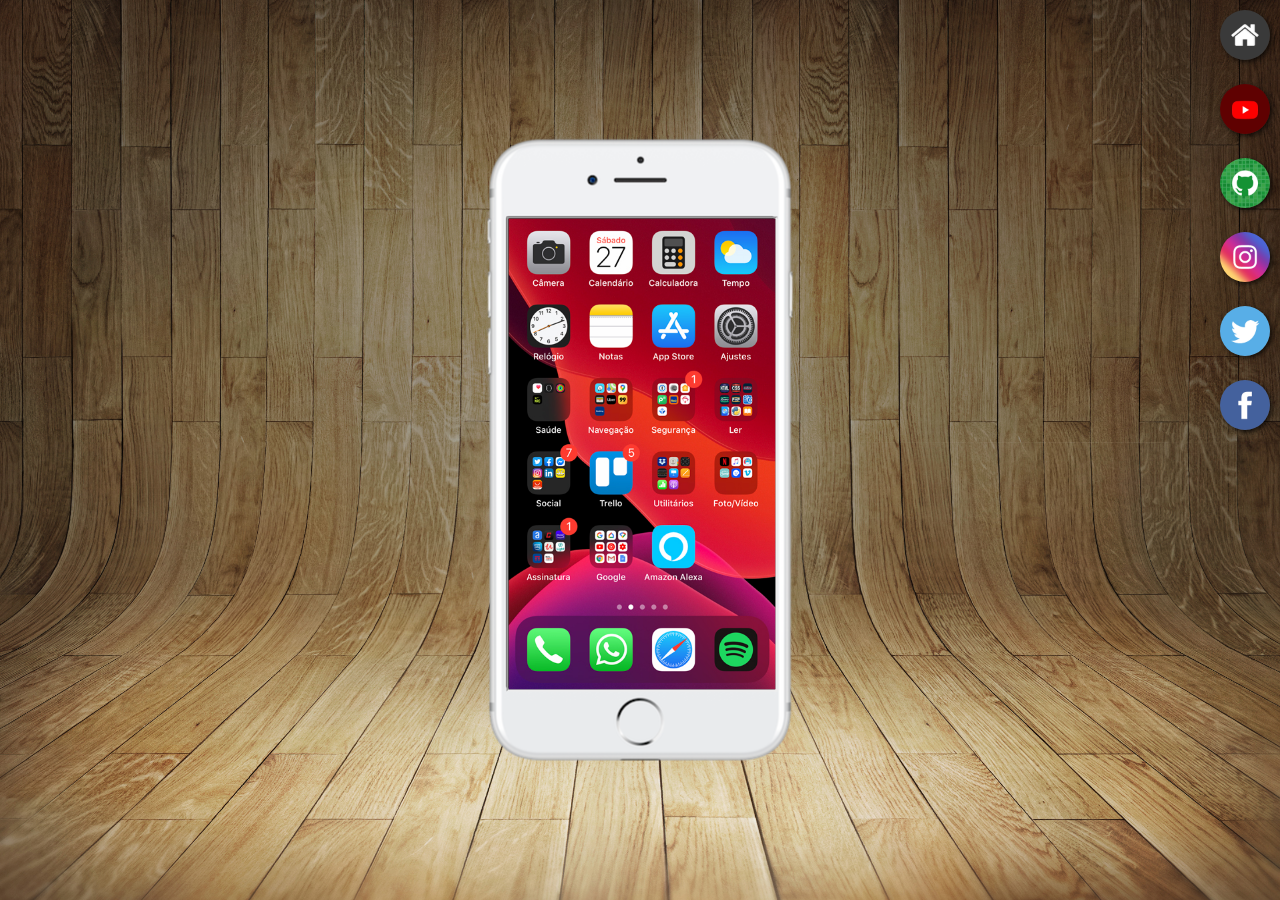
<file: index.html>
<!DOCTYPE html>
<html lang="pt-br">
<head>
    <meta charset="UTF-8">
    <meta name="viewport" content="width=device-width, initial-scale=1.0">
    <title>Projeto Redes Sociais</title>
   <link rel="shortcut icon" href="favicon.ico" type="image/x-icon">
   <link rel="stylesheet" href="estilos/style.css">

</head>
<body>
  <main>
    <section id="telefone">
      <iframe src="home.html" name="tela" id="tela">
        Seu navegador não é compatível com isso. 
      </iframe>  
     
      
    </section>
    <section id="redes-sociais">
      <a href="home.html" target="tela"> <img src="imagens/logo-home.jpg" alt="home"></a> <br> 
      <a href="youtube.html" target="tela"> <img src="imagens/logo-youtube.jpg" alt="YouTube"></a> <br>
      <a href="github.html" target="tela"> <img src="imagens/logo-github.jpg" alt="Github"></a> <br>
      <a href="instagram.html" target="tela"> <img src="imagens/logo-instagram.jpg" alt="instagram"></a> <br>
      <a href="twitter.html" target="tela"> <img src="imagens/logo-twitter.jpg" alt="twitter"></a> <br>
      <a href="facebook.html" target="tela"> <img src="imagens/logo-facebook.jpg" alt="facebook"></a>

    </section>
  </main> 
</body>
</html>
</file>
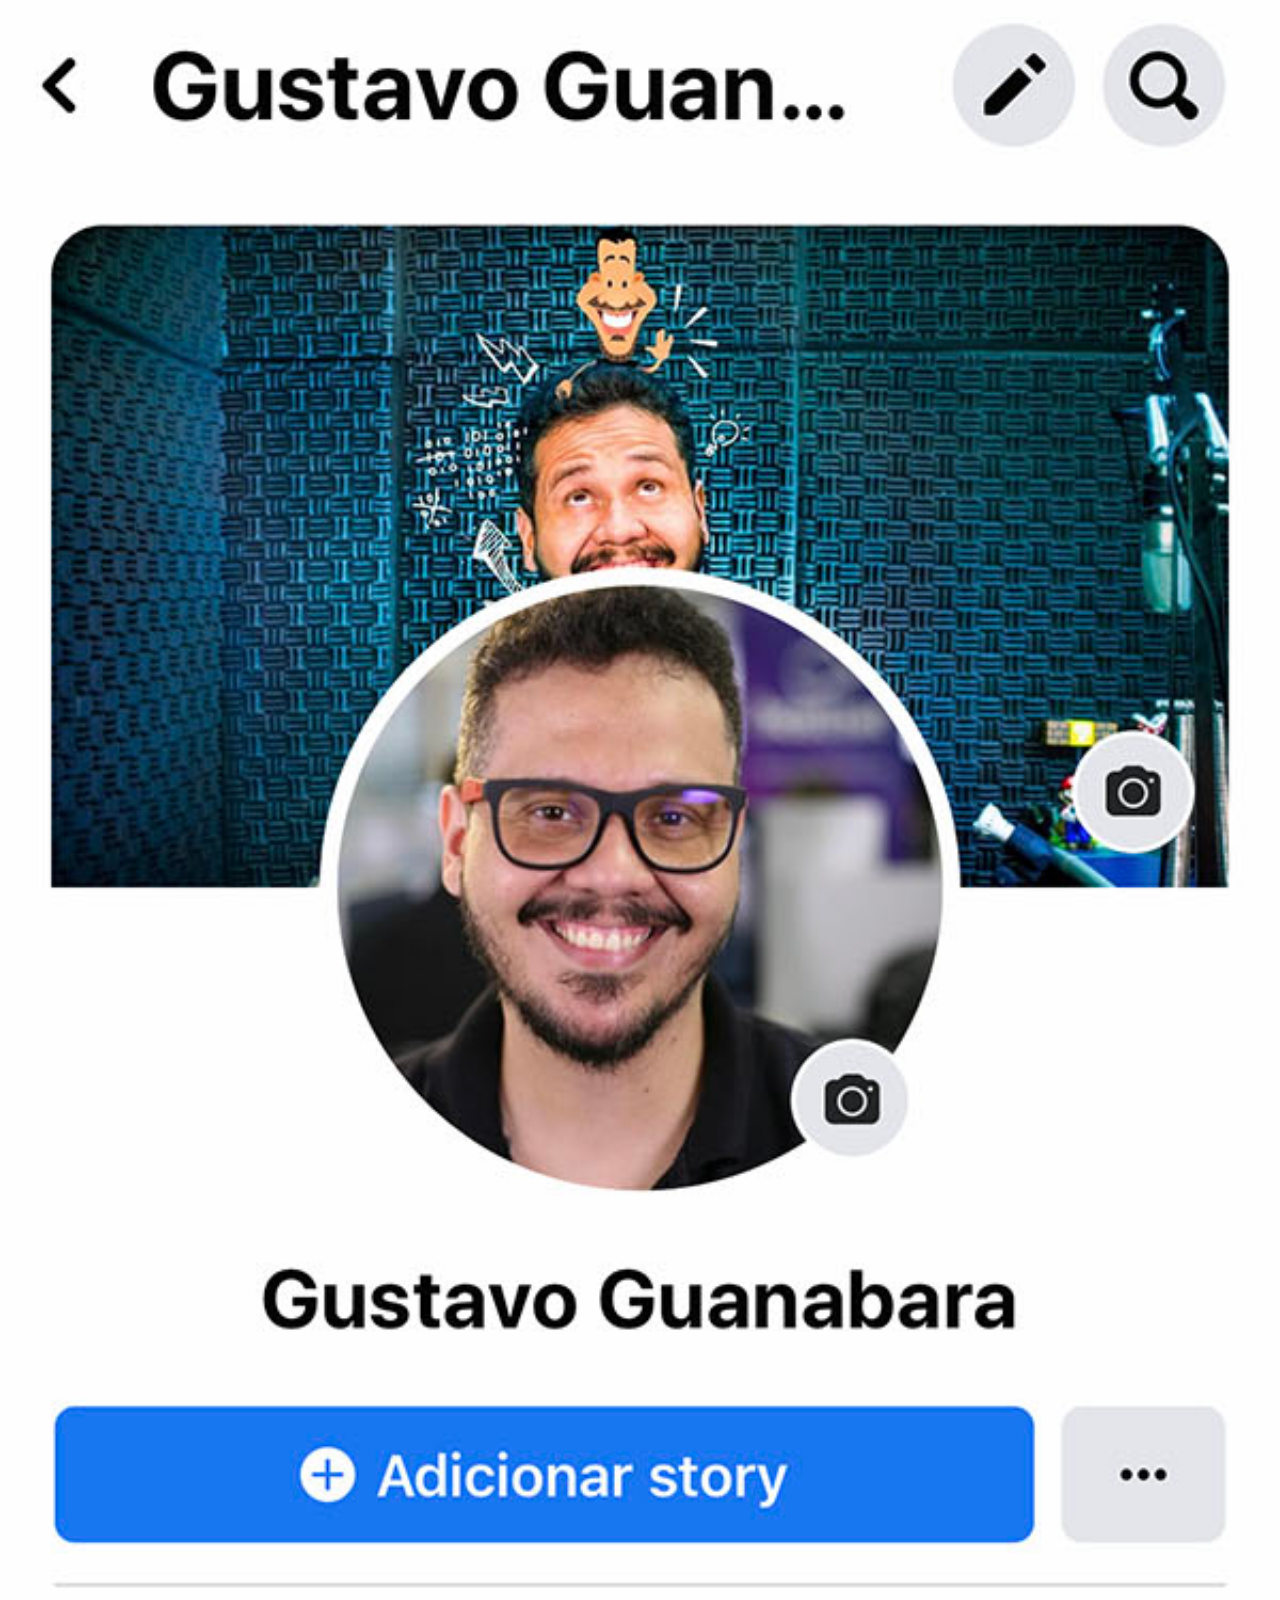
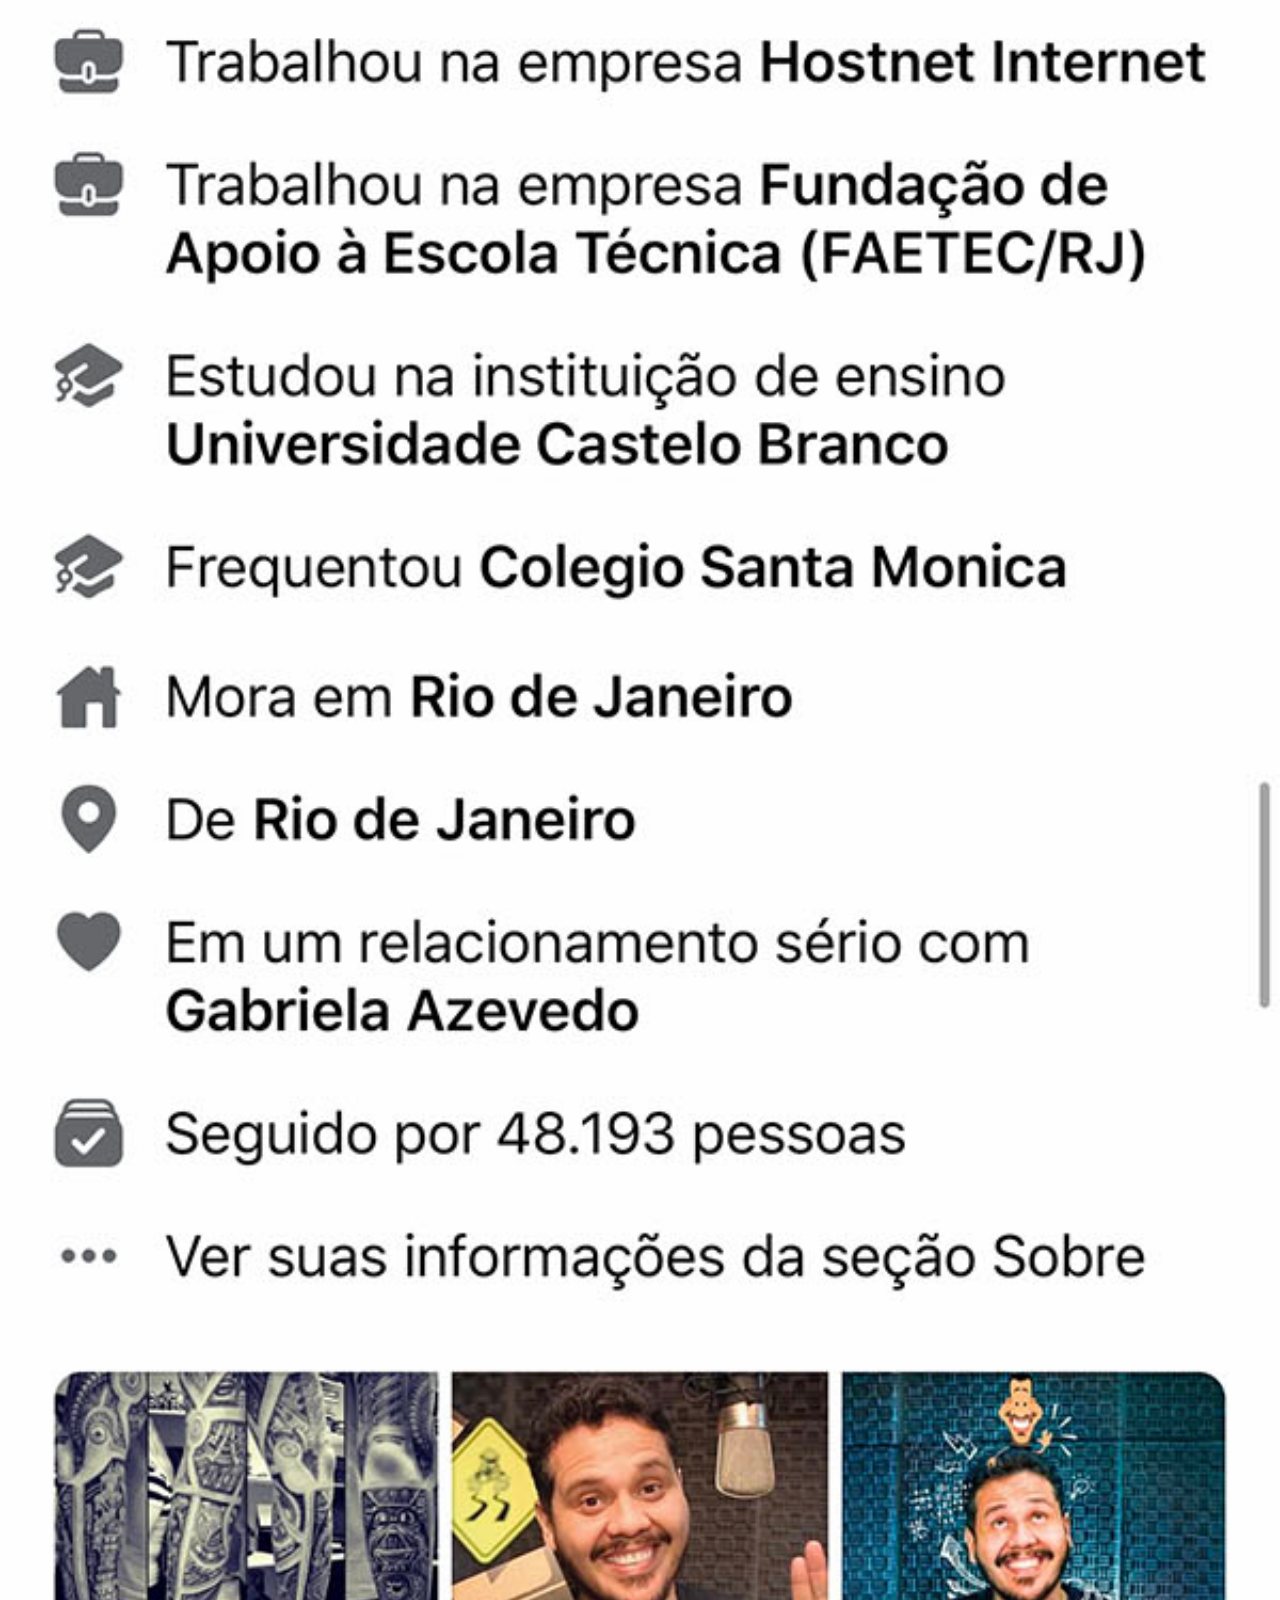
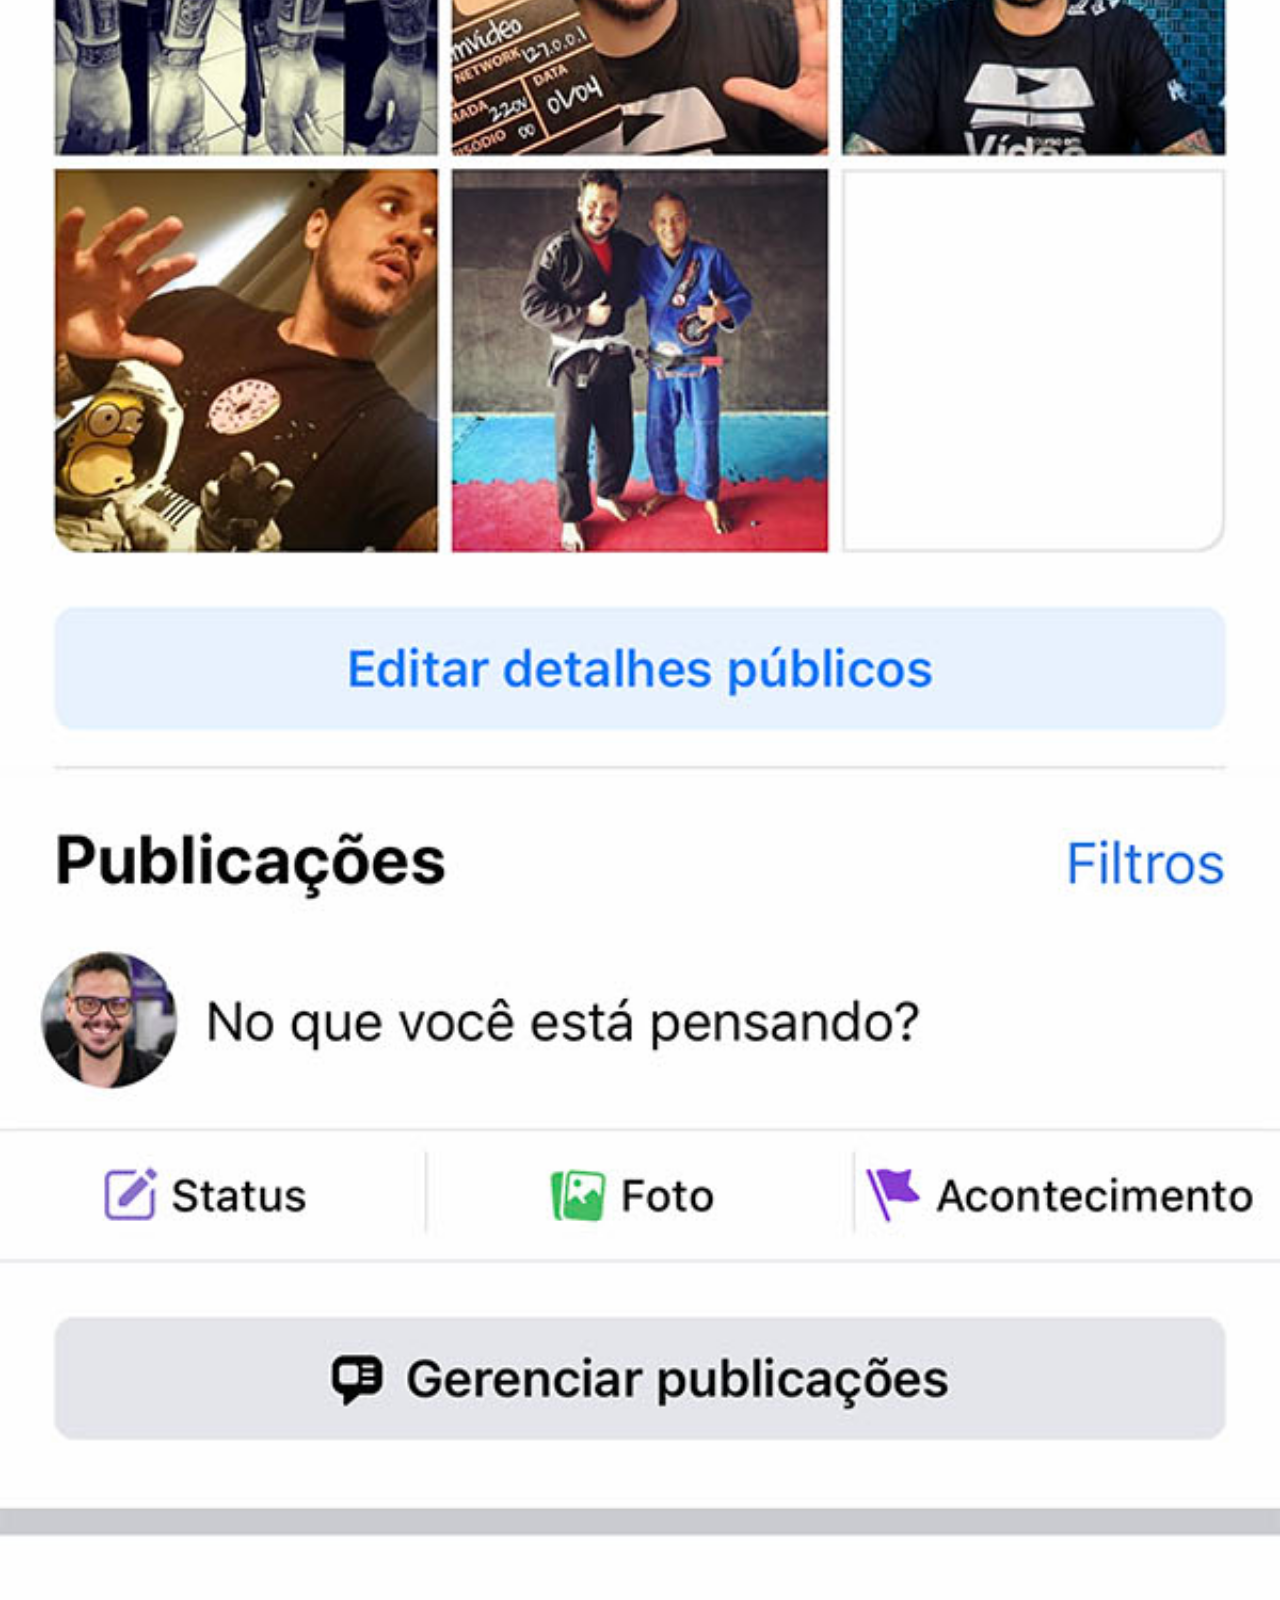
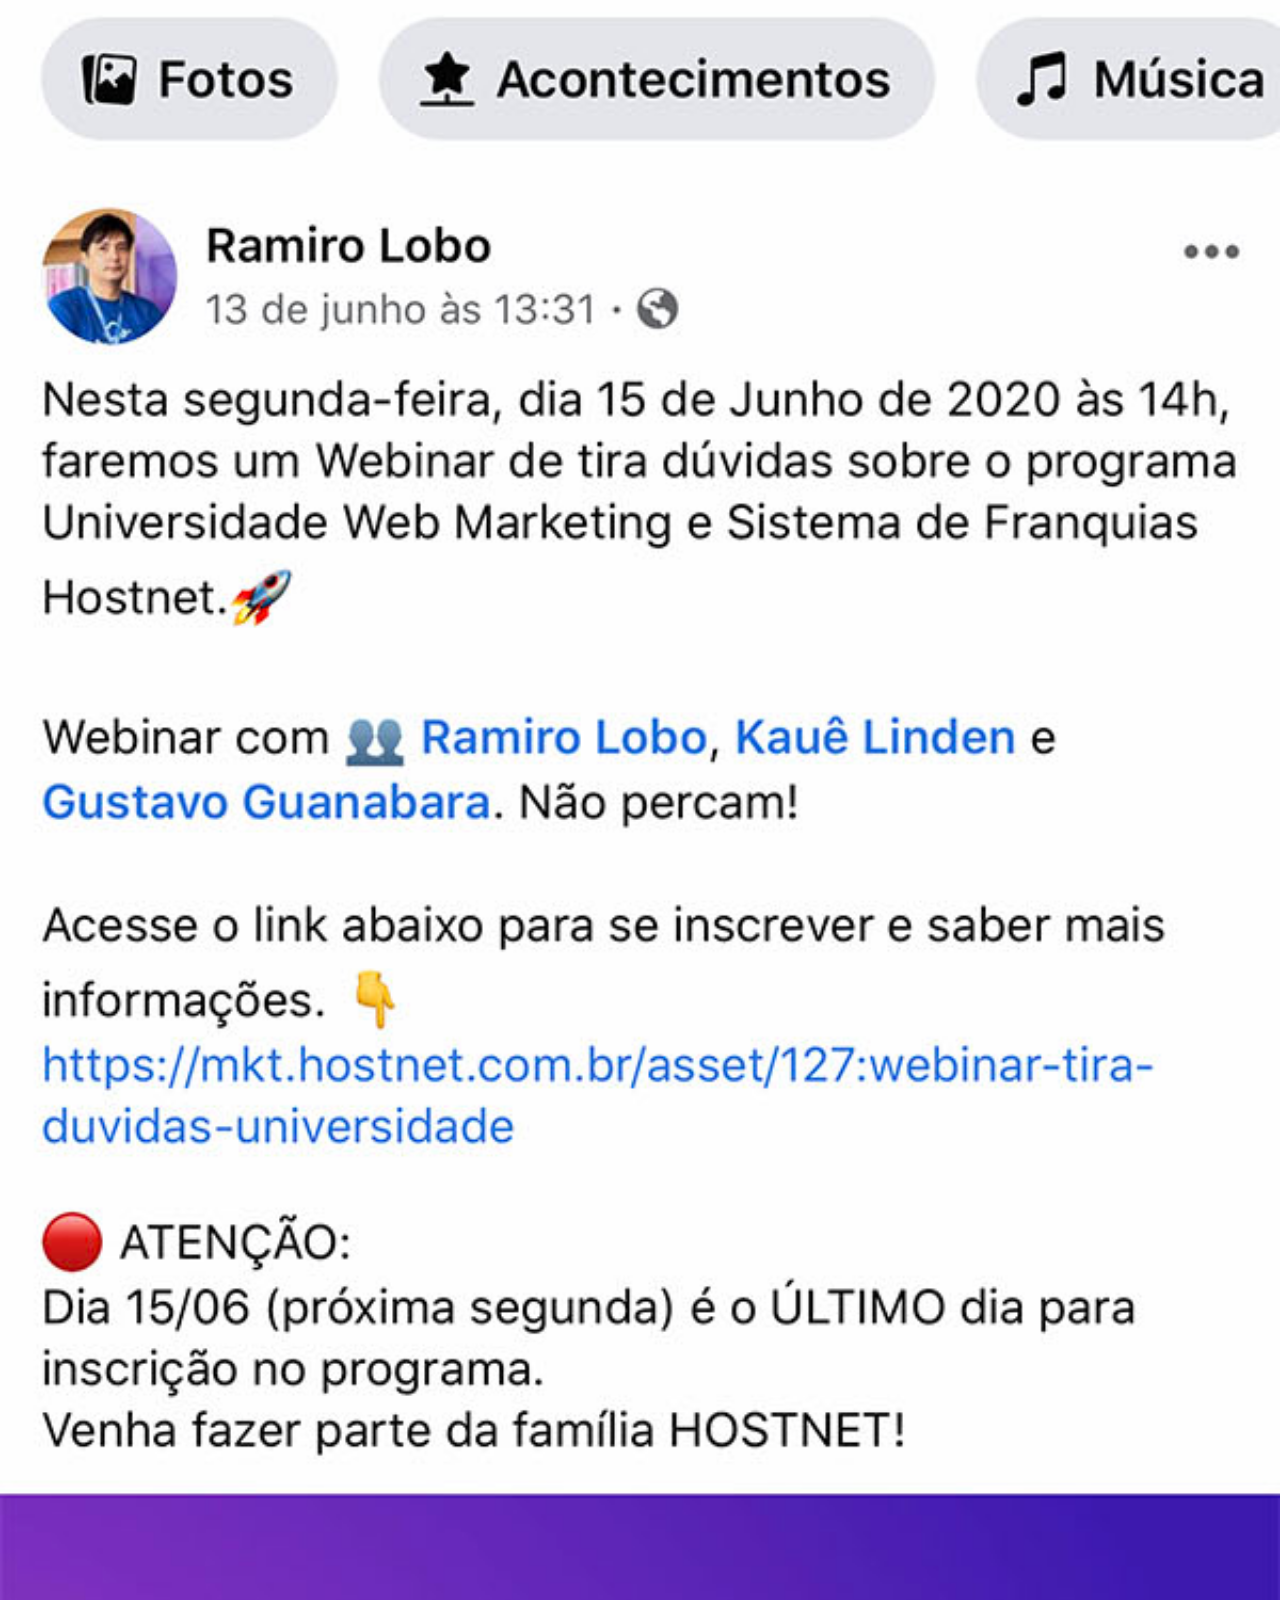
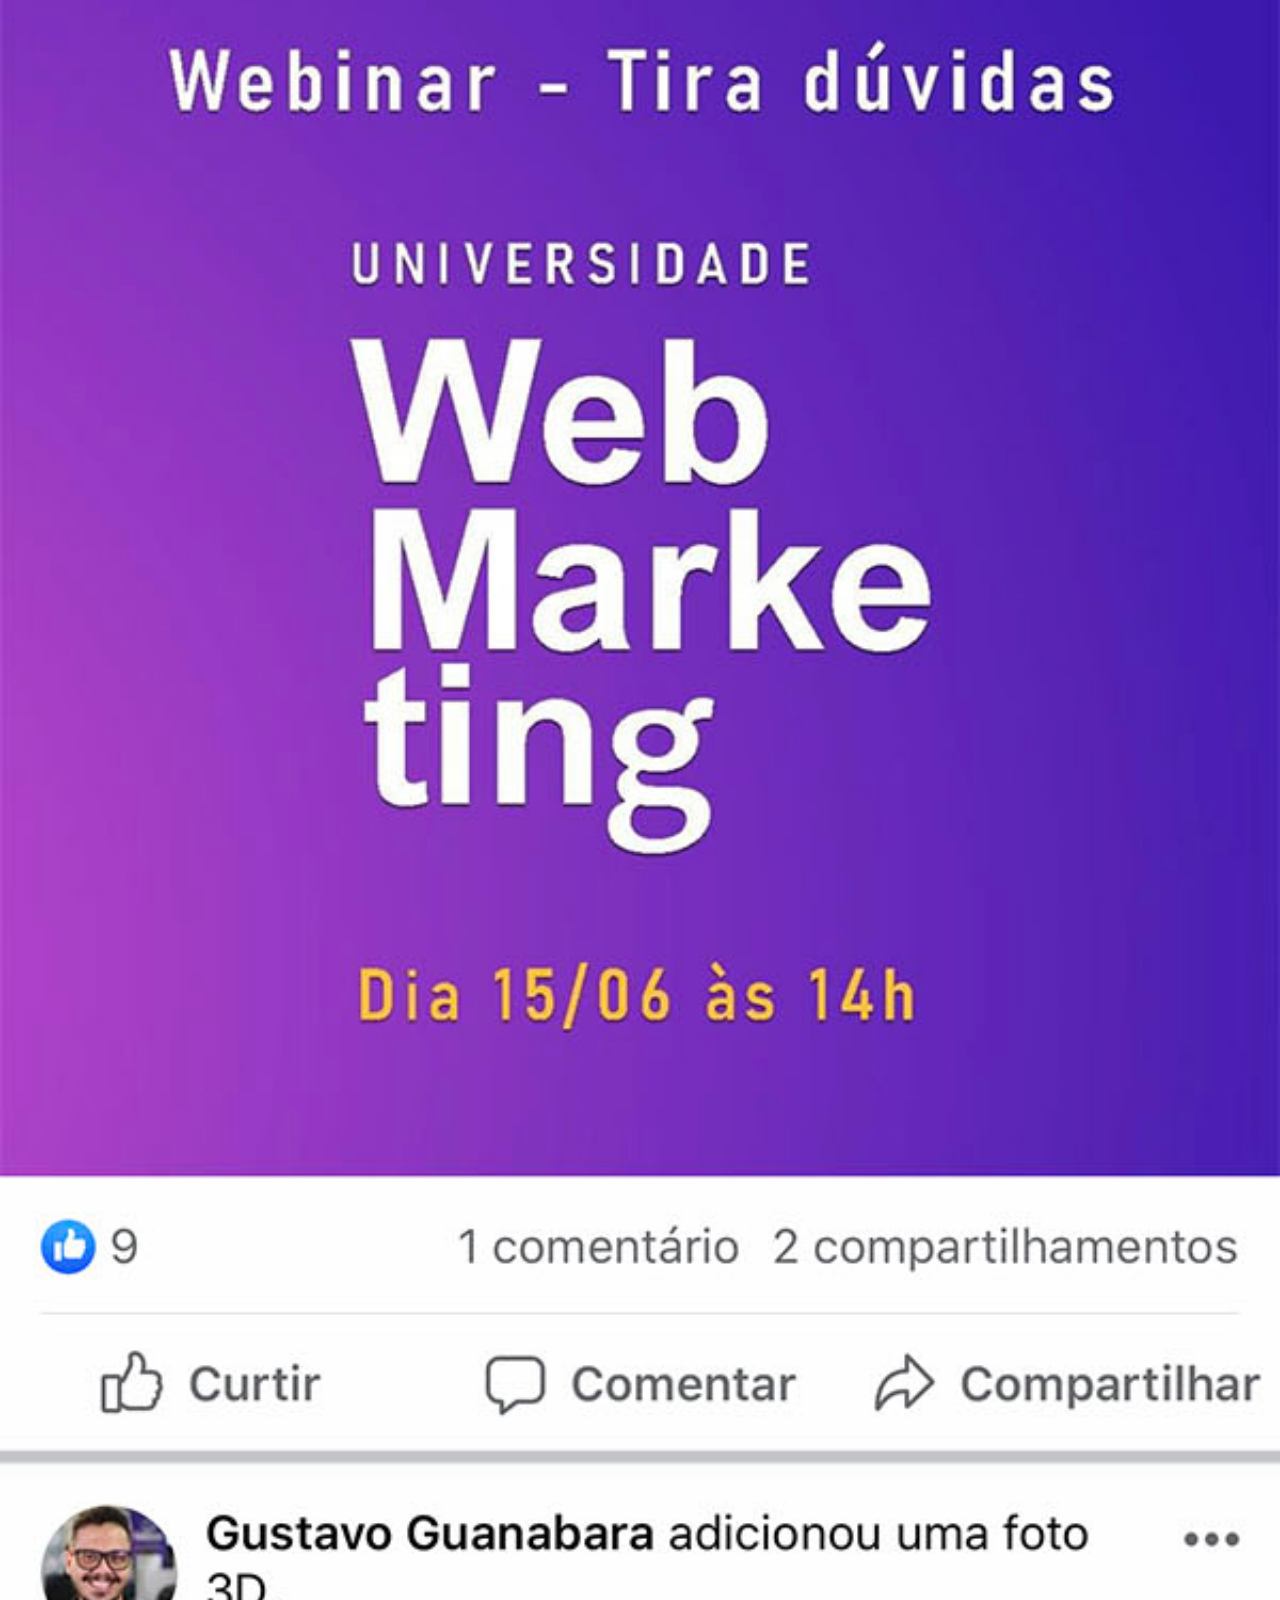
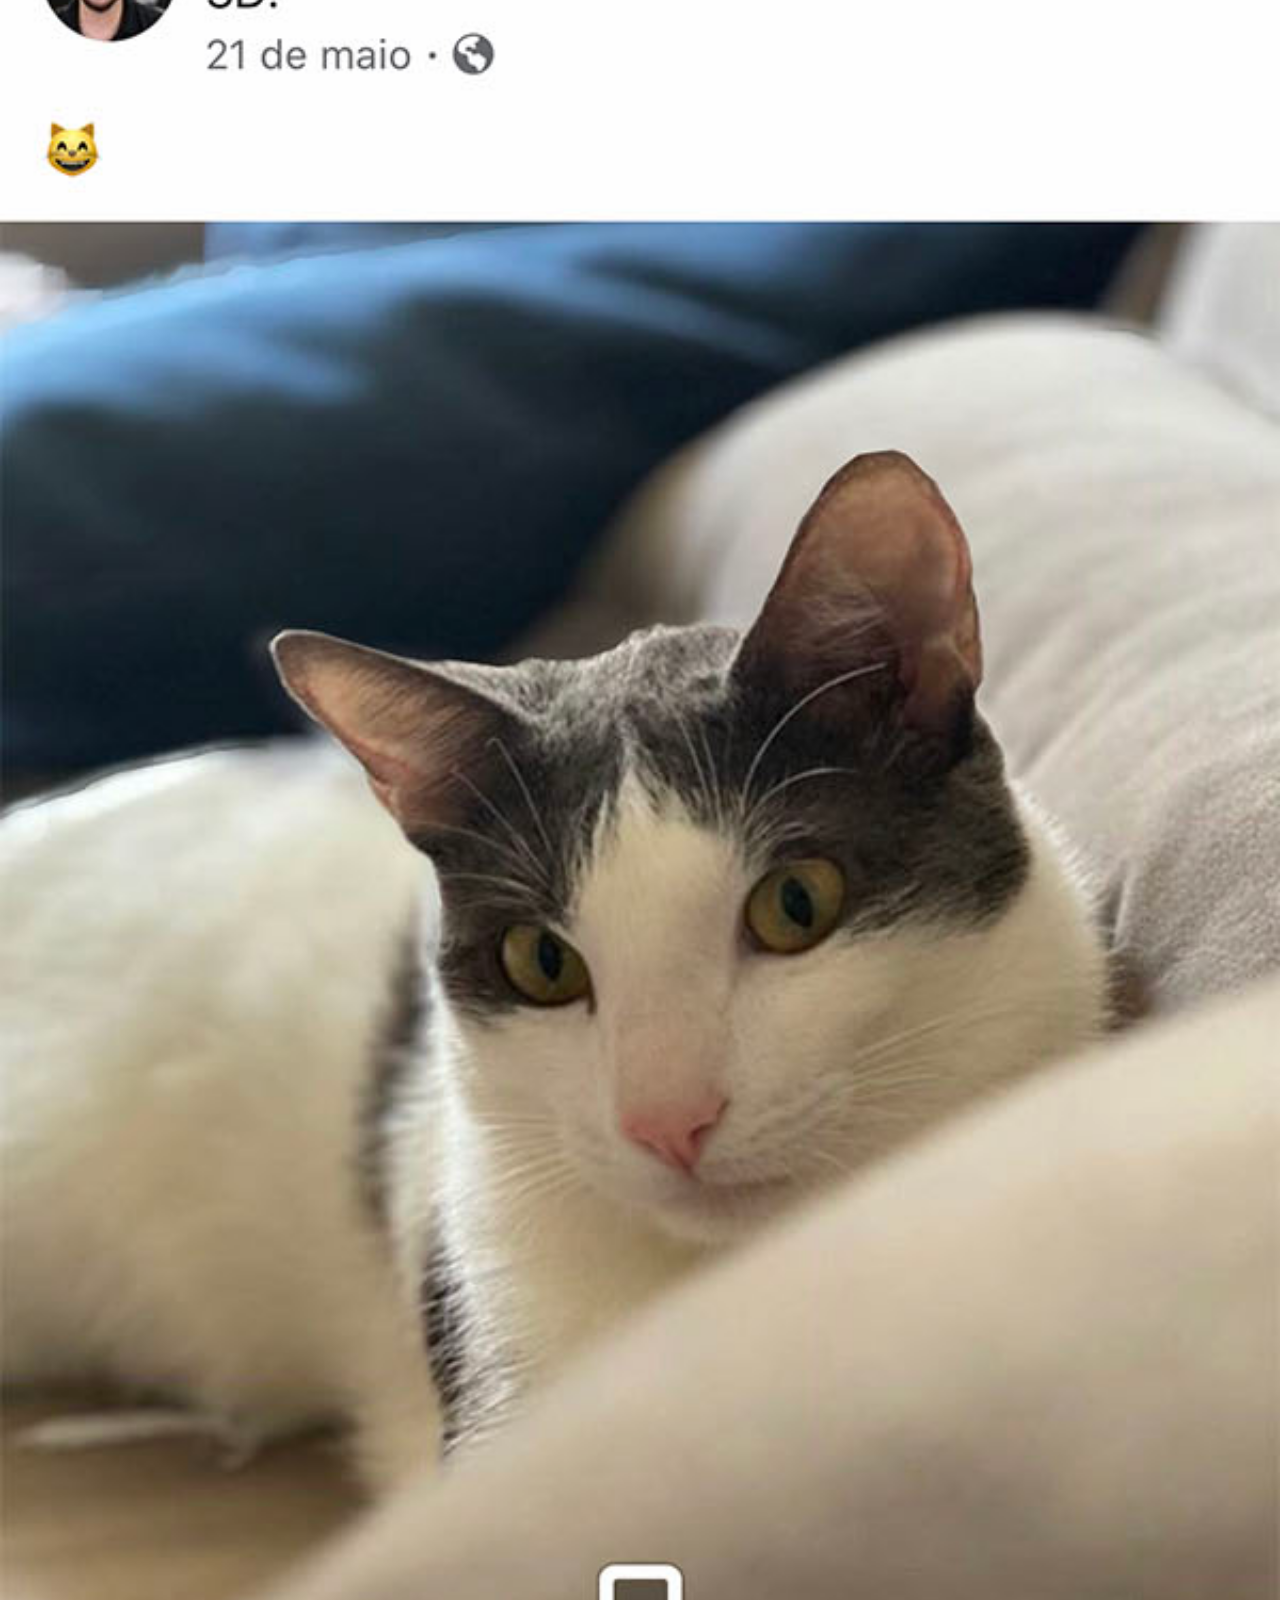
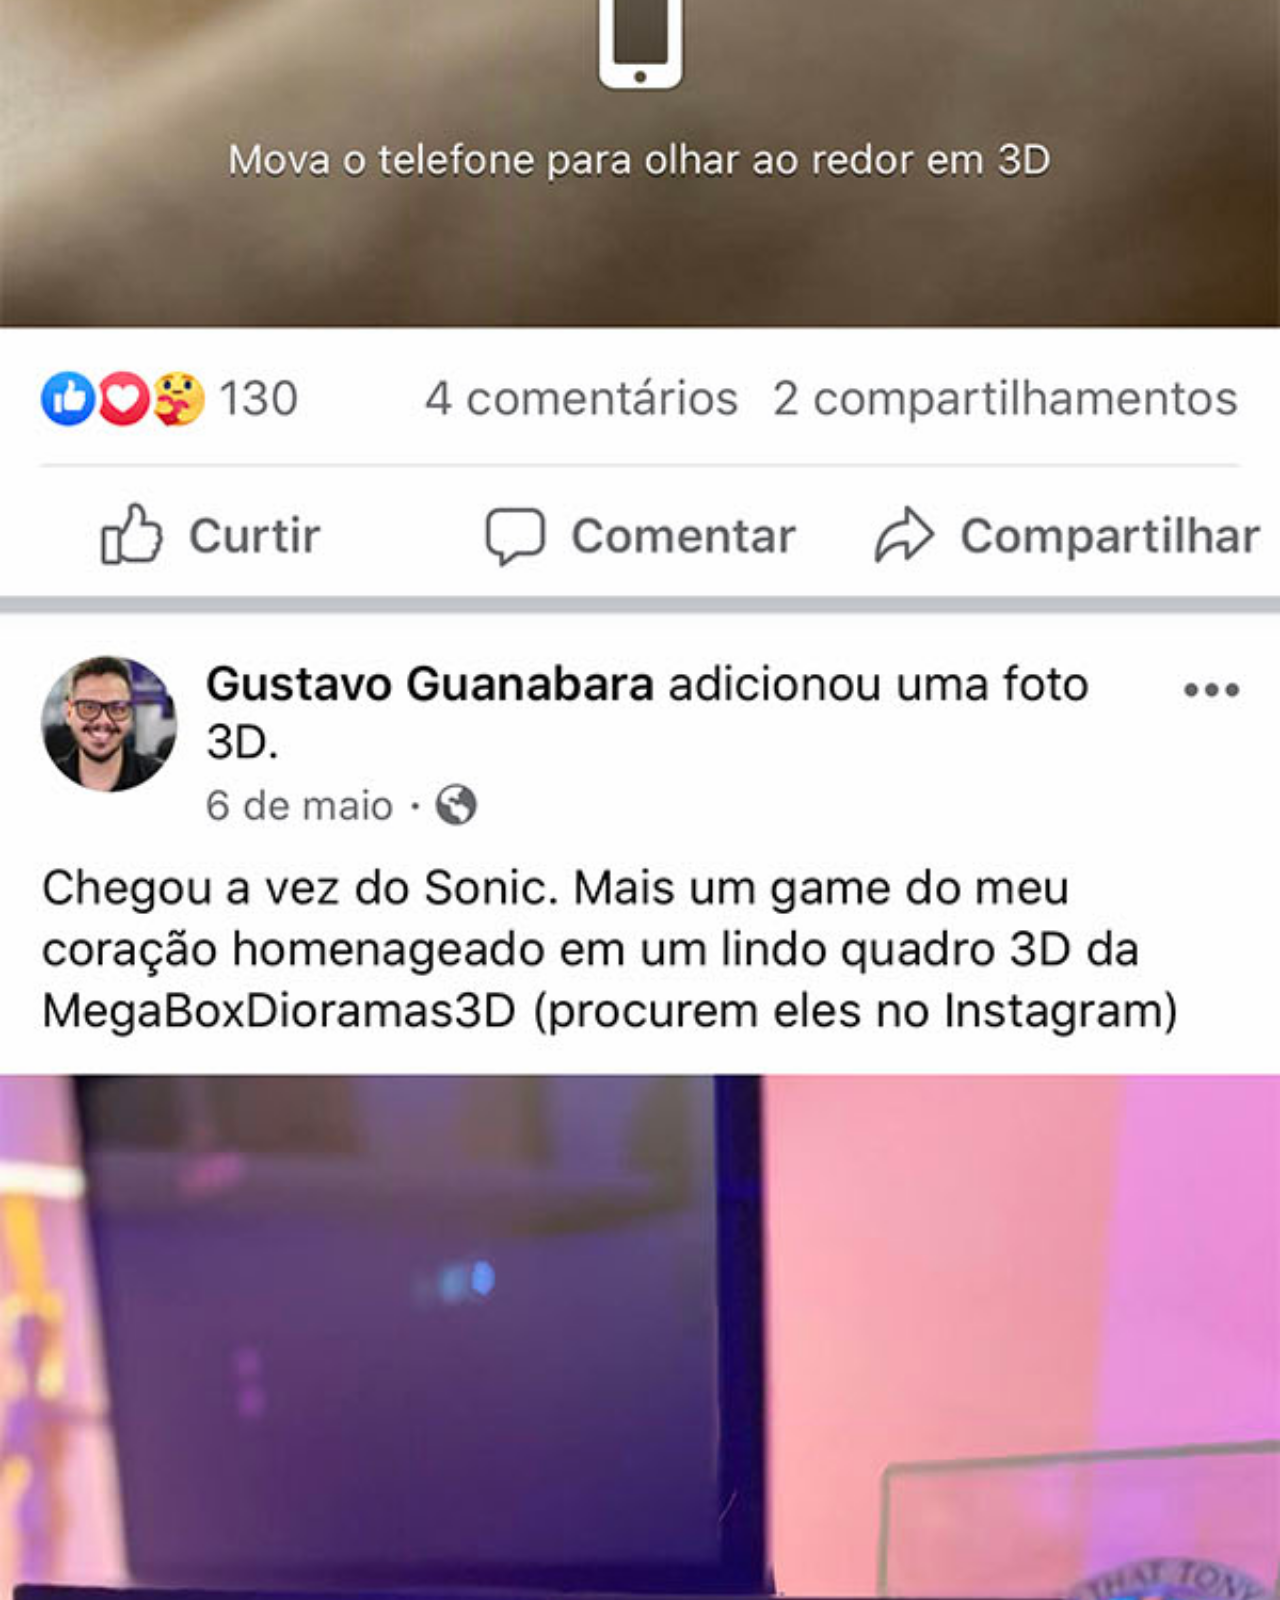
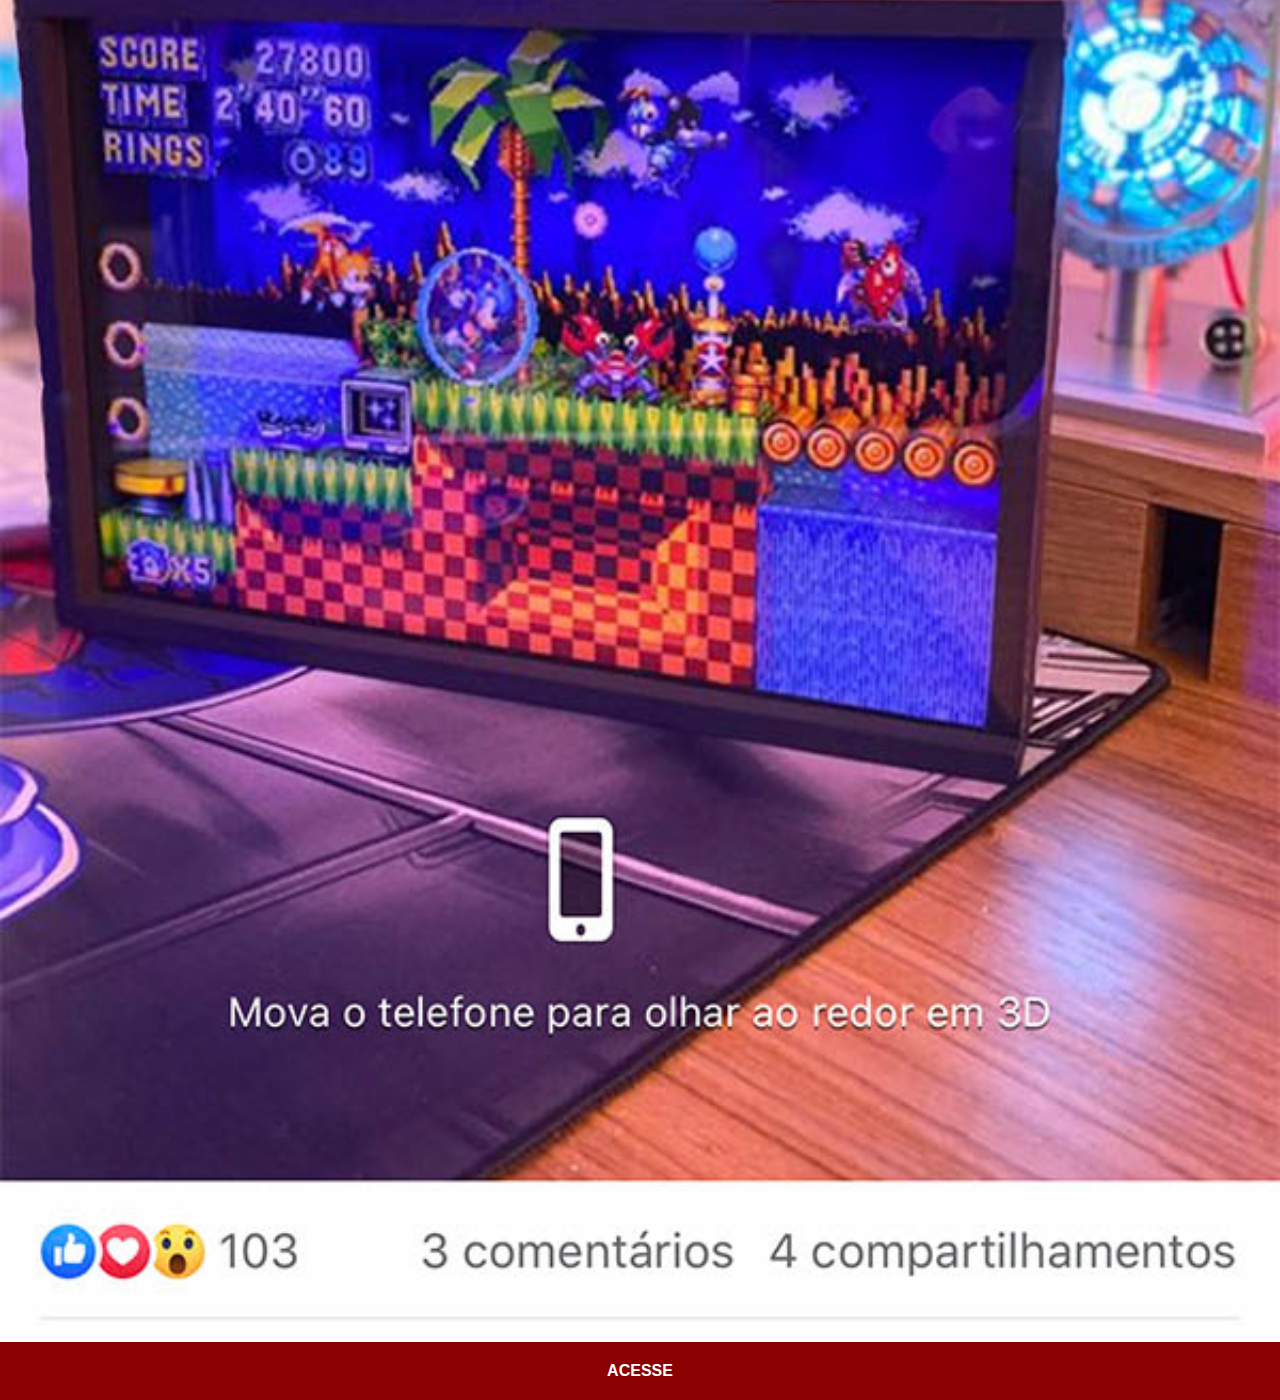
<file: facebook.html>
<!DOCTYPE html>
<html lang="pt-br">
<head>
    <meta charset="UTF-8">
    <meta name="viewport" content="width=device-width, initial-scale=1.0">
    <title>Facebook</title>
    <link rel="stylesheet" href="estilo/social.css">
</head>
<body>
    <img src="imagens/tela-facebook.jpg" alt="Facebook">
    <a href="" target="_blank">ACESSE</a>
</body>
</html>
</file>
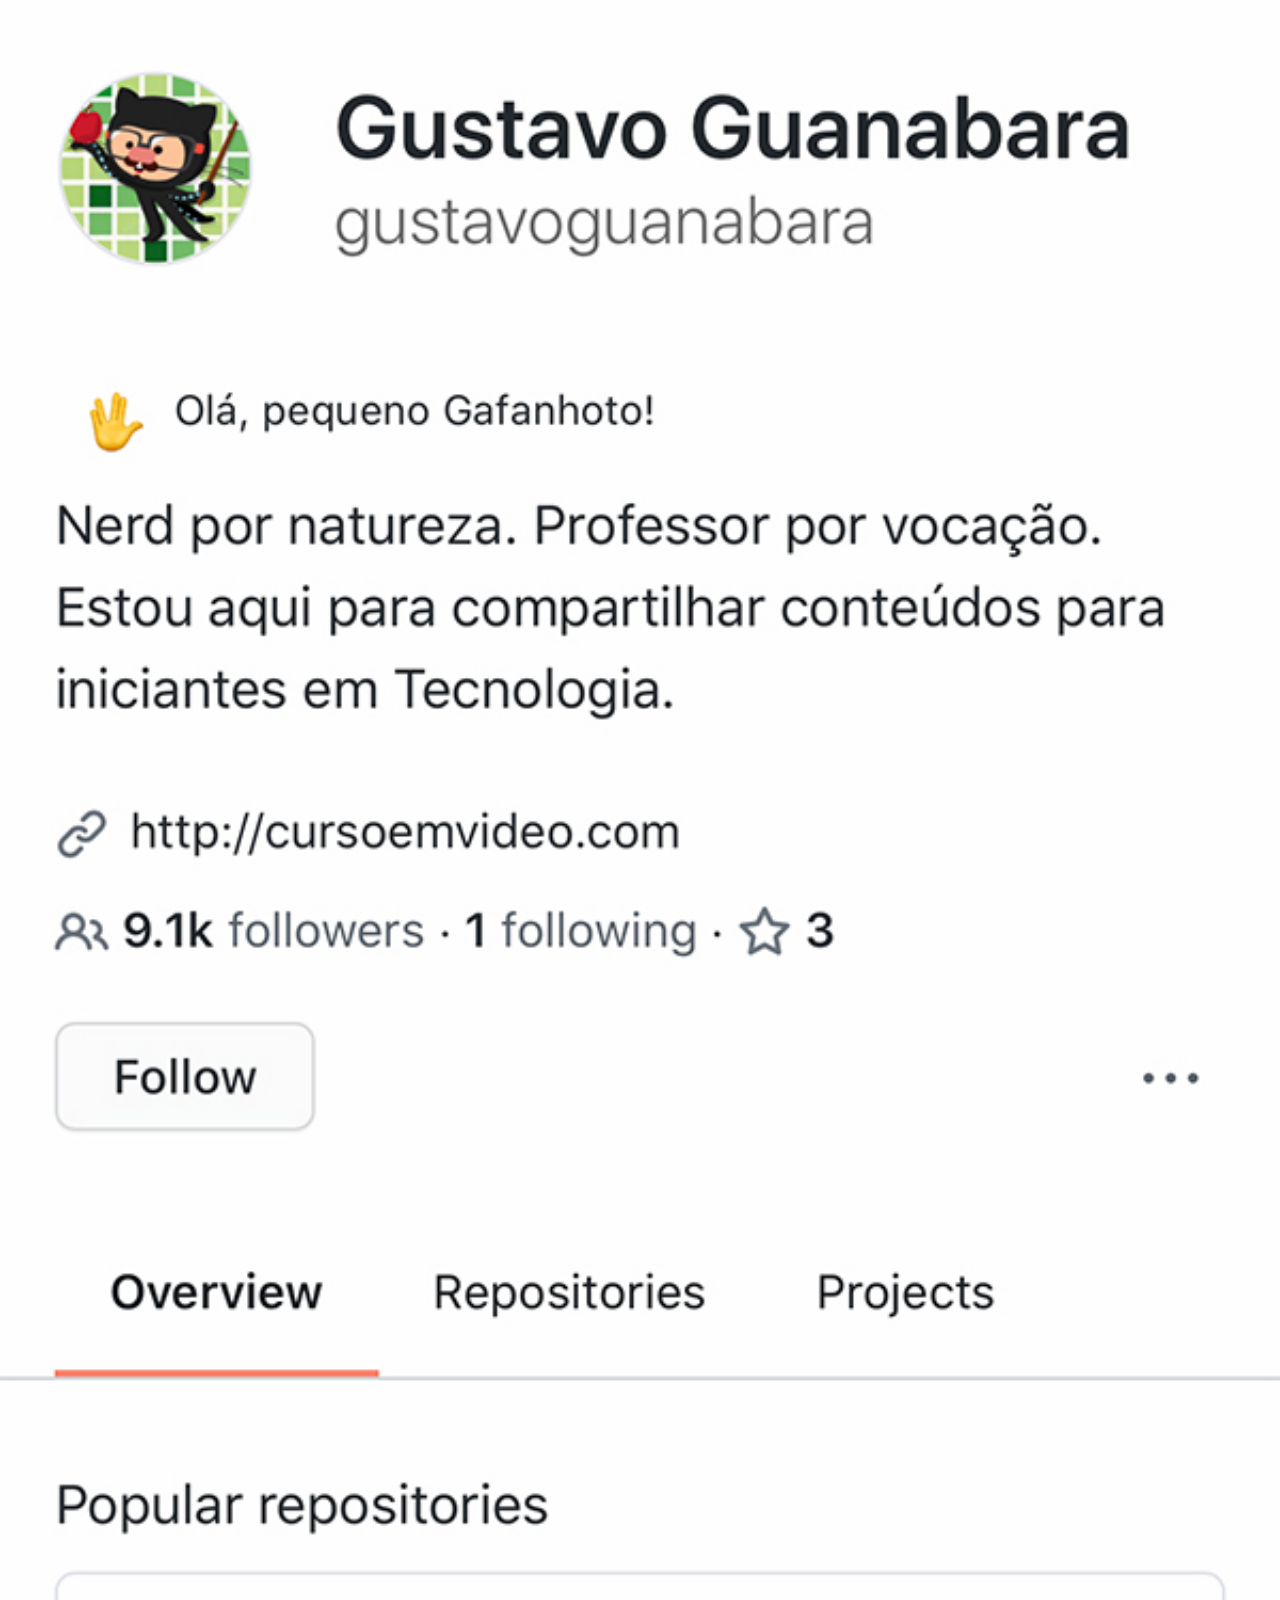
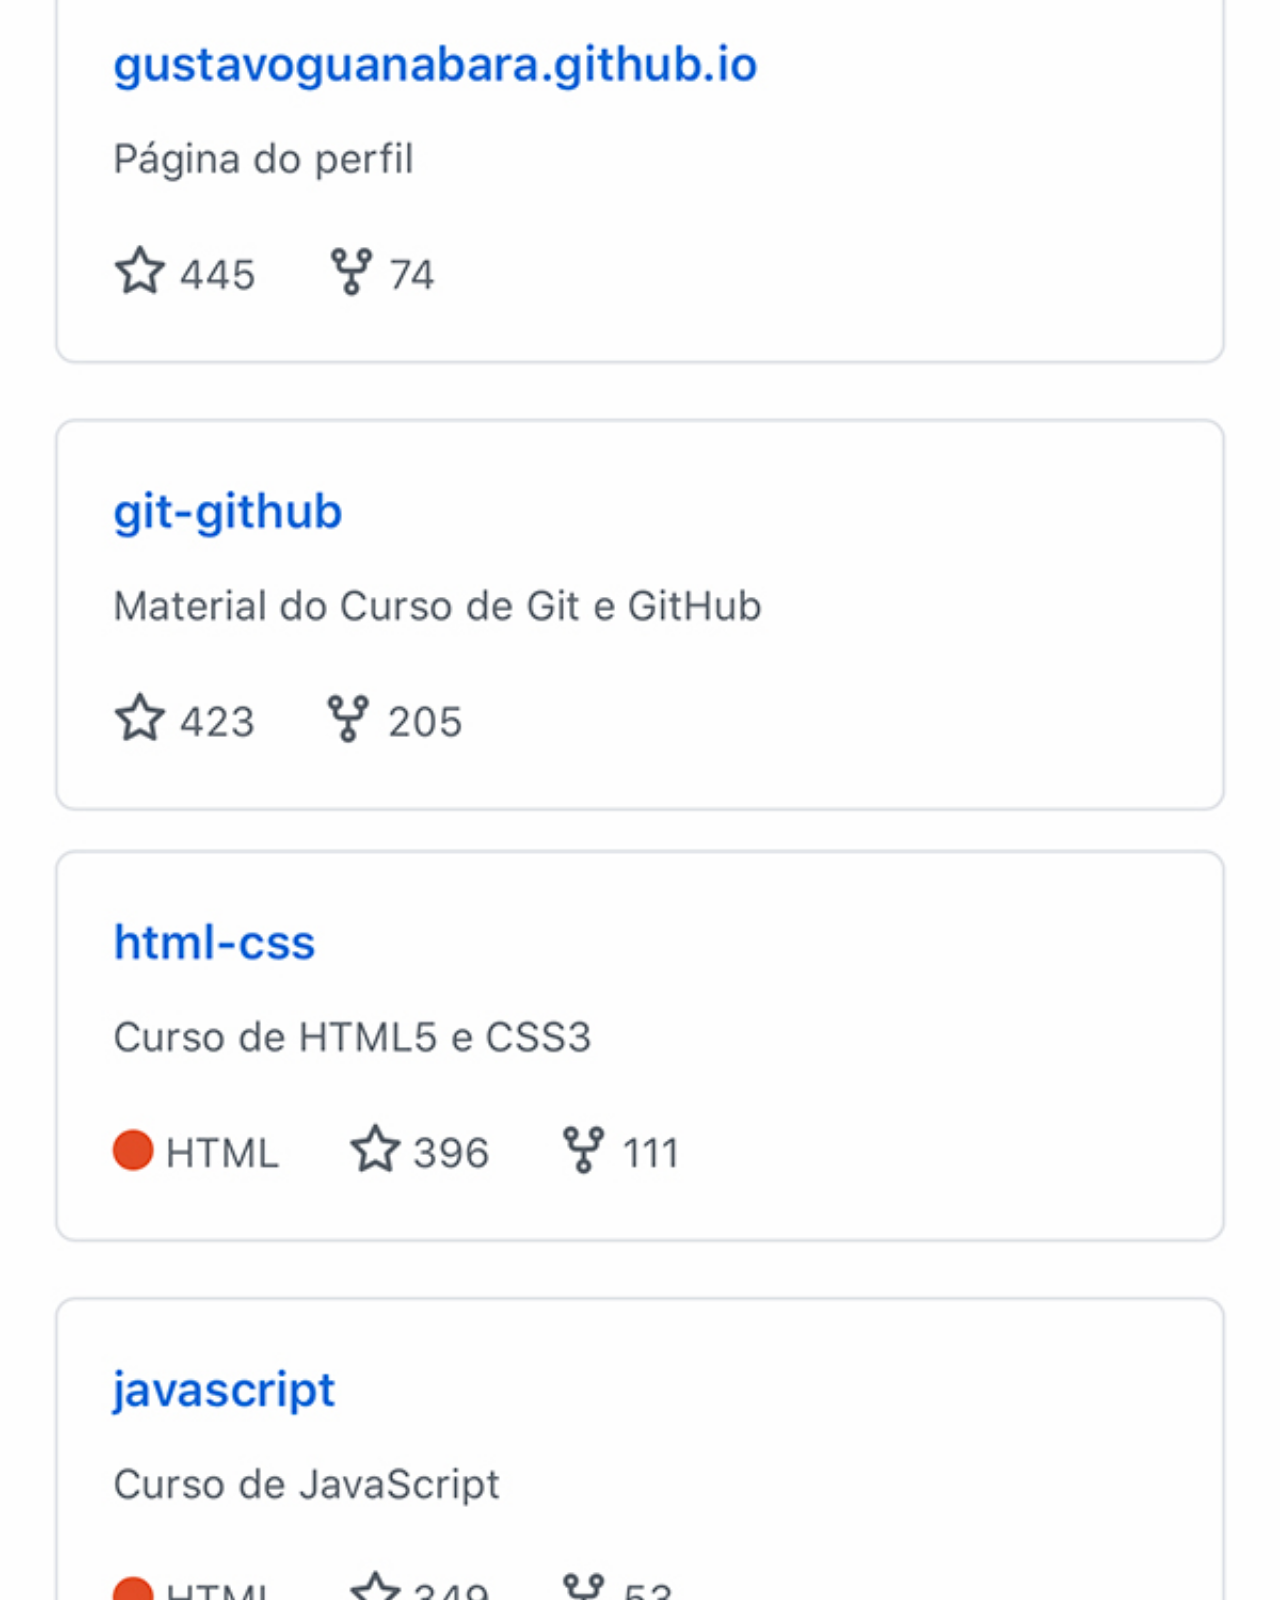
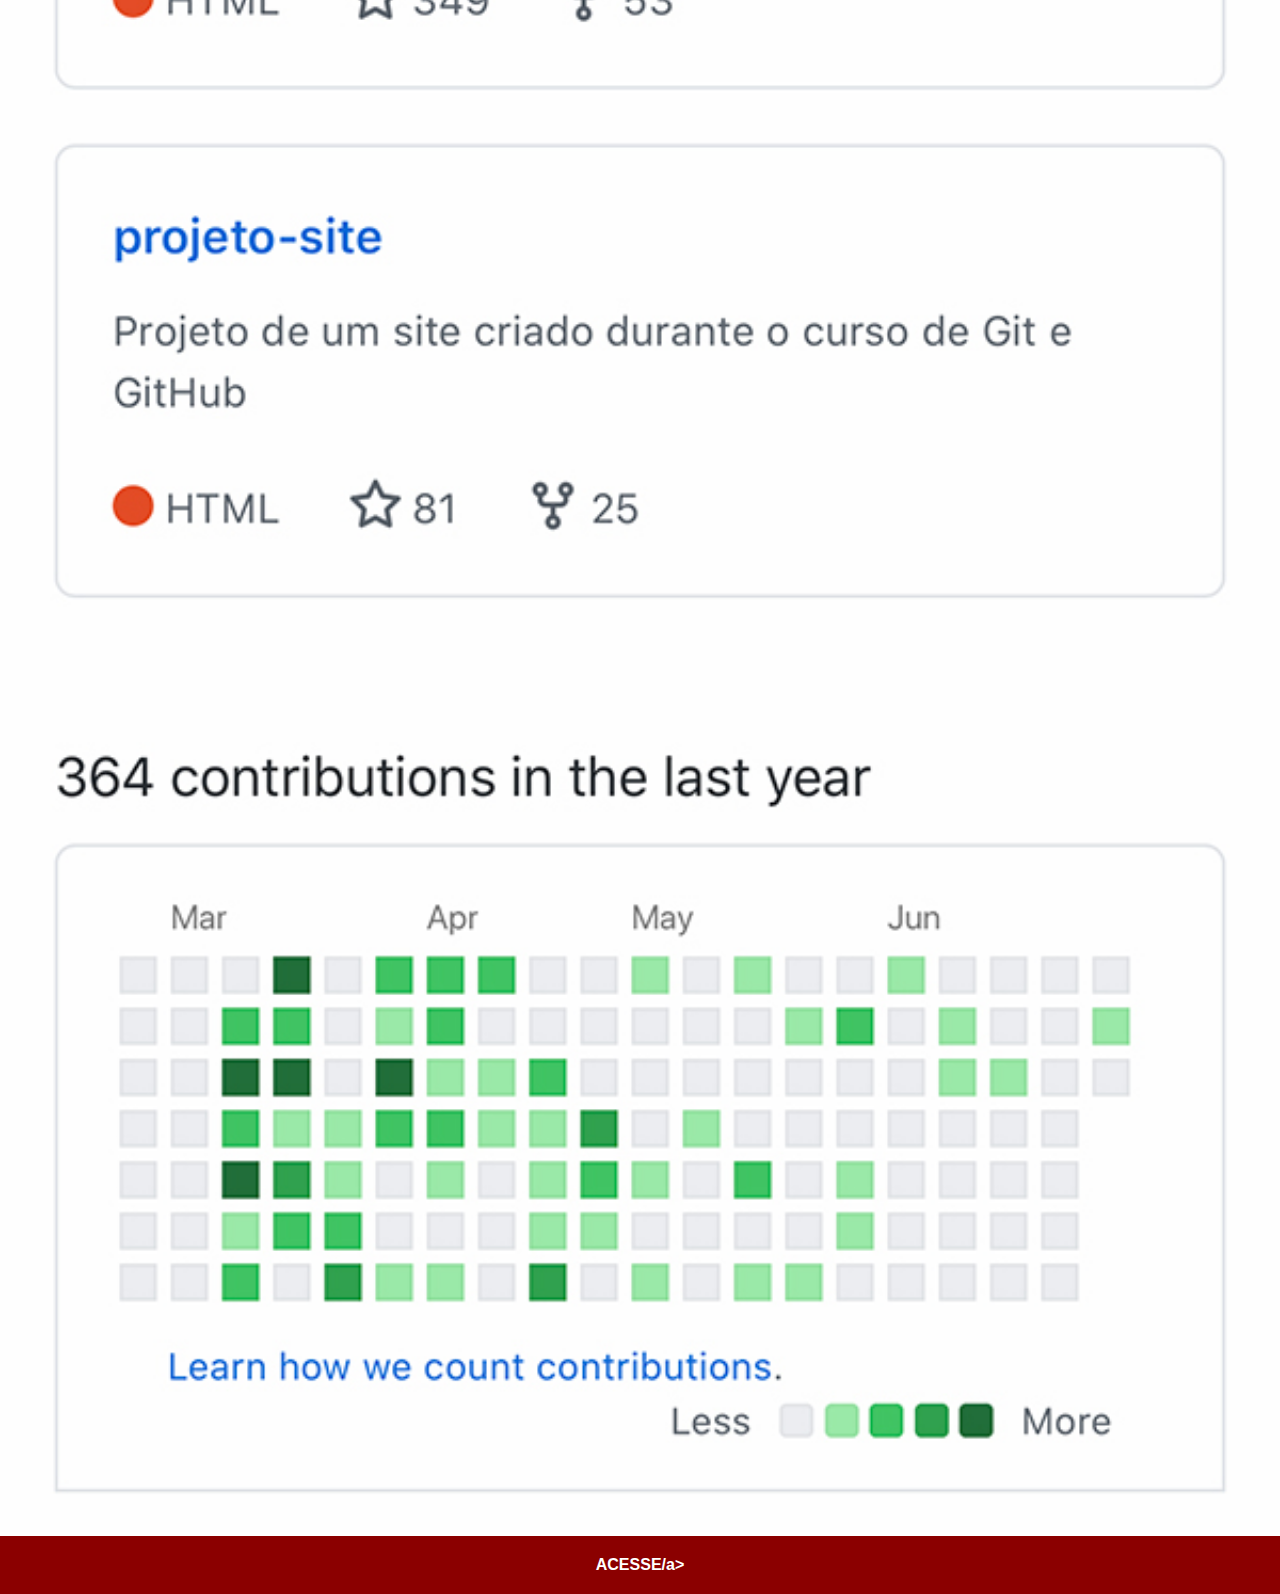
<file: github.html>
<!DOCTYPE html>
<html lang="pt-br">
<head>
    <meta charset="UTF-8">
    <meta name="viewport" content="width=device-width, initial-scale=1.0">
    <title>GitHub</title>
    <link rel="stylesheet" href="estilo/social.css">
</head>
<body>
 <img src="imagens/tela-github.jpg" alt="GitHub"> 
 <a href="https://github.com/Devisonlucas?tab=repositories" target="_blank">ACESSE/a>
</body>
</html>
</file>
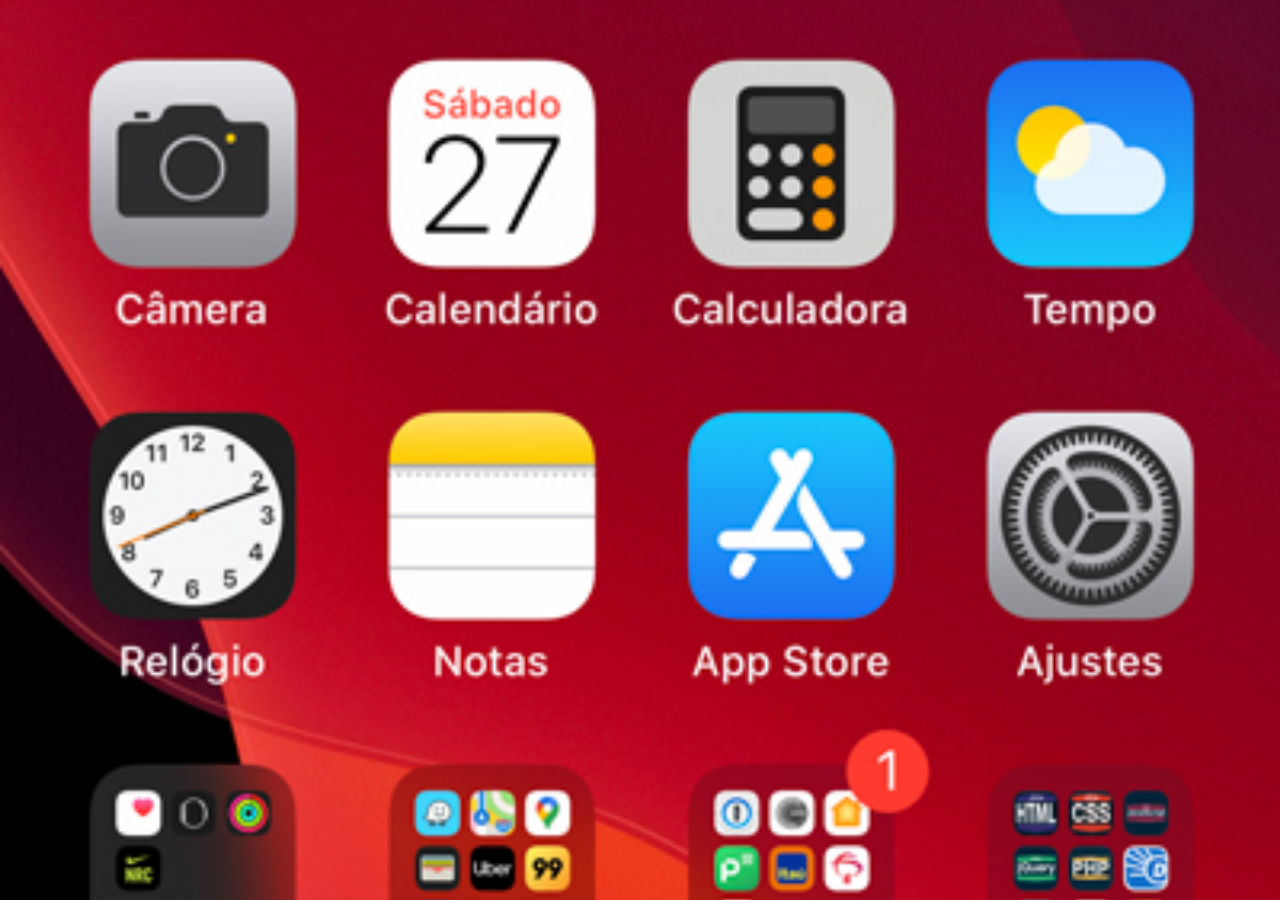
<file: home.html>
<!DOCTYPE html>
<html lang="pt-br">
<head>
    <meta charset="UTF-8">
    <meta name="viewport" content="width=device-width, initial-scale=1.0">
    <title>Home</title>
</head>
<style>
* {
margin: 0px; 
padding: 0px;   
}

body {
width: 100vw;  
height: 100vh;
background:black url('imagens/tela-home.jpg') no-repeat top center;
background-size: cover;
}

</style>

<body>
    
</body>
</html>
</file>
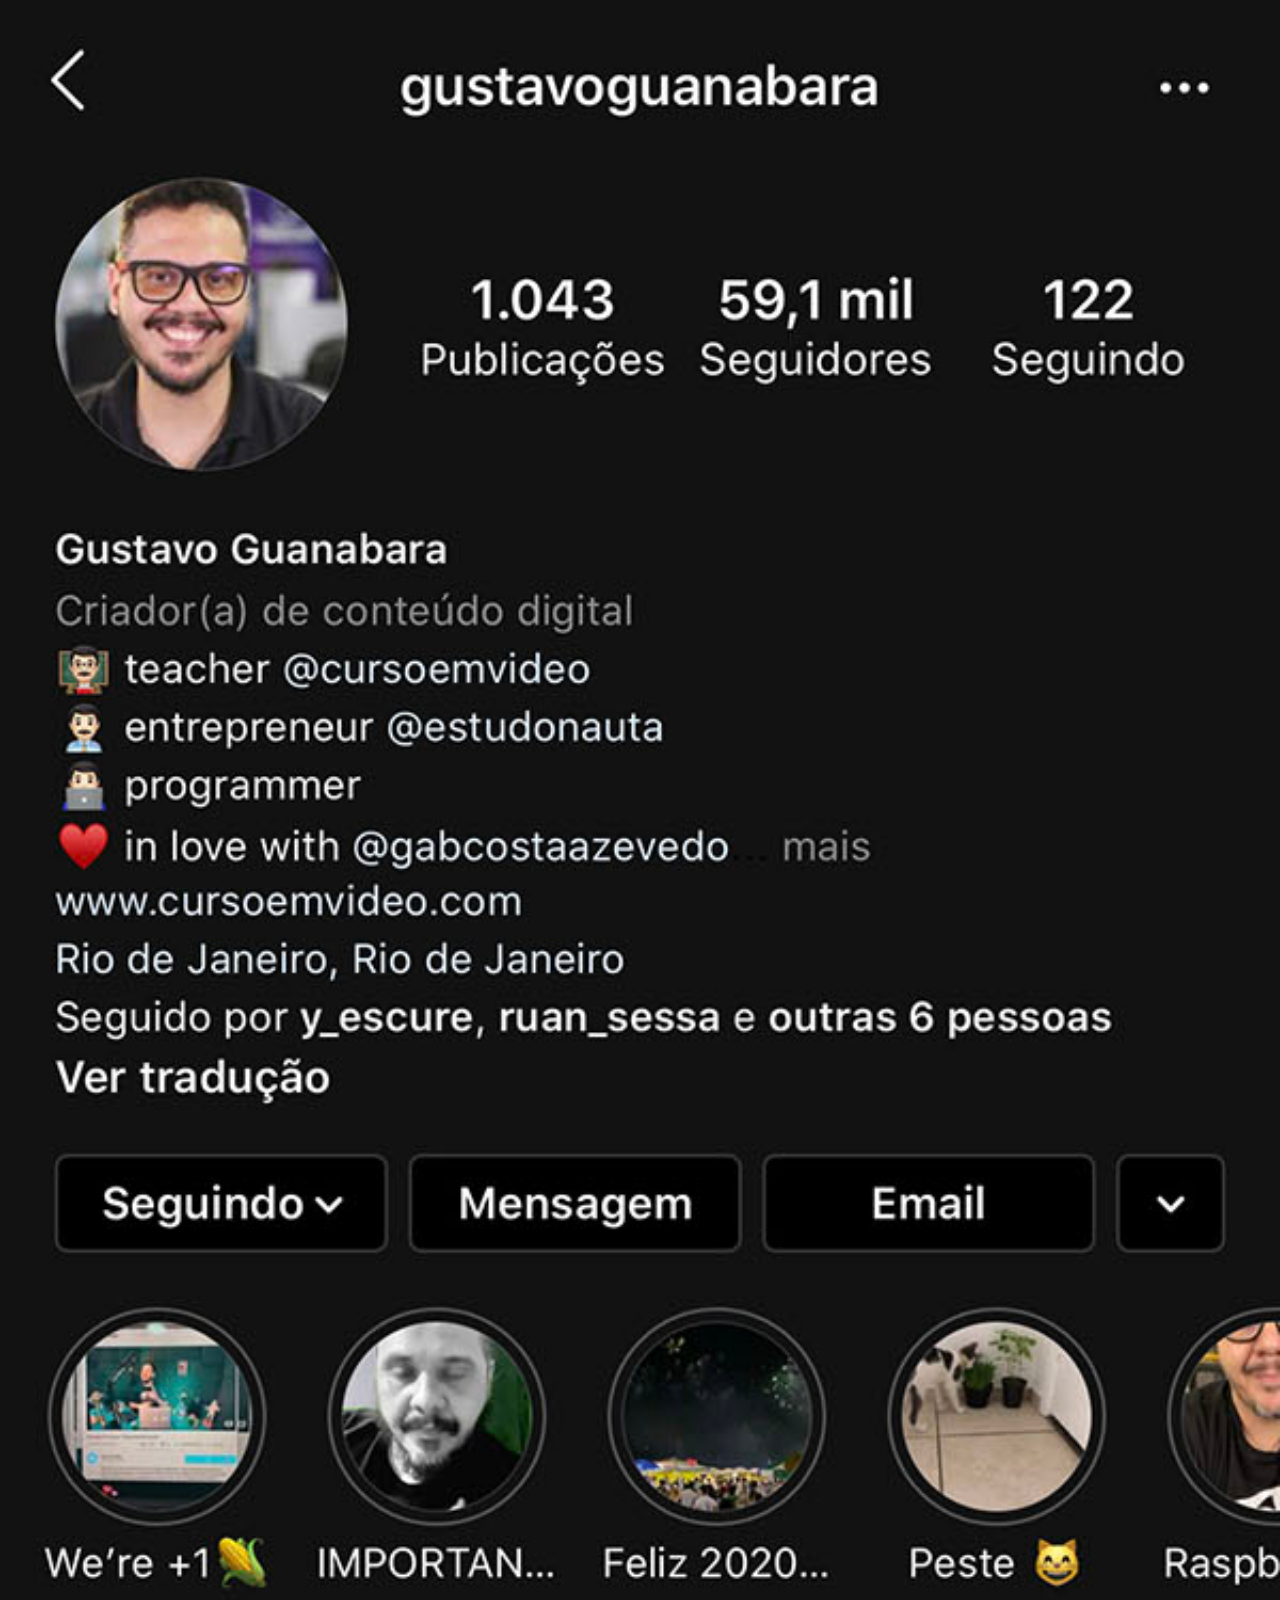
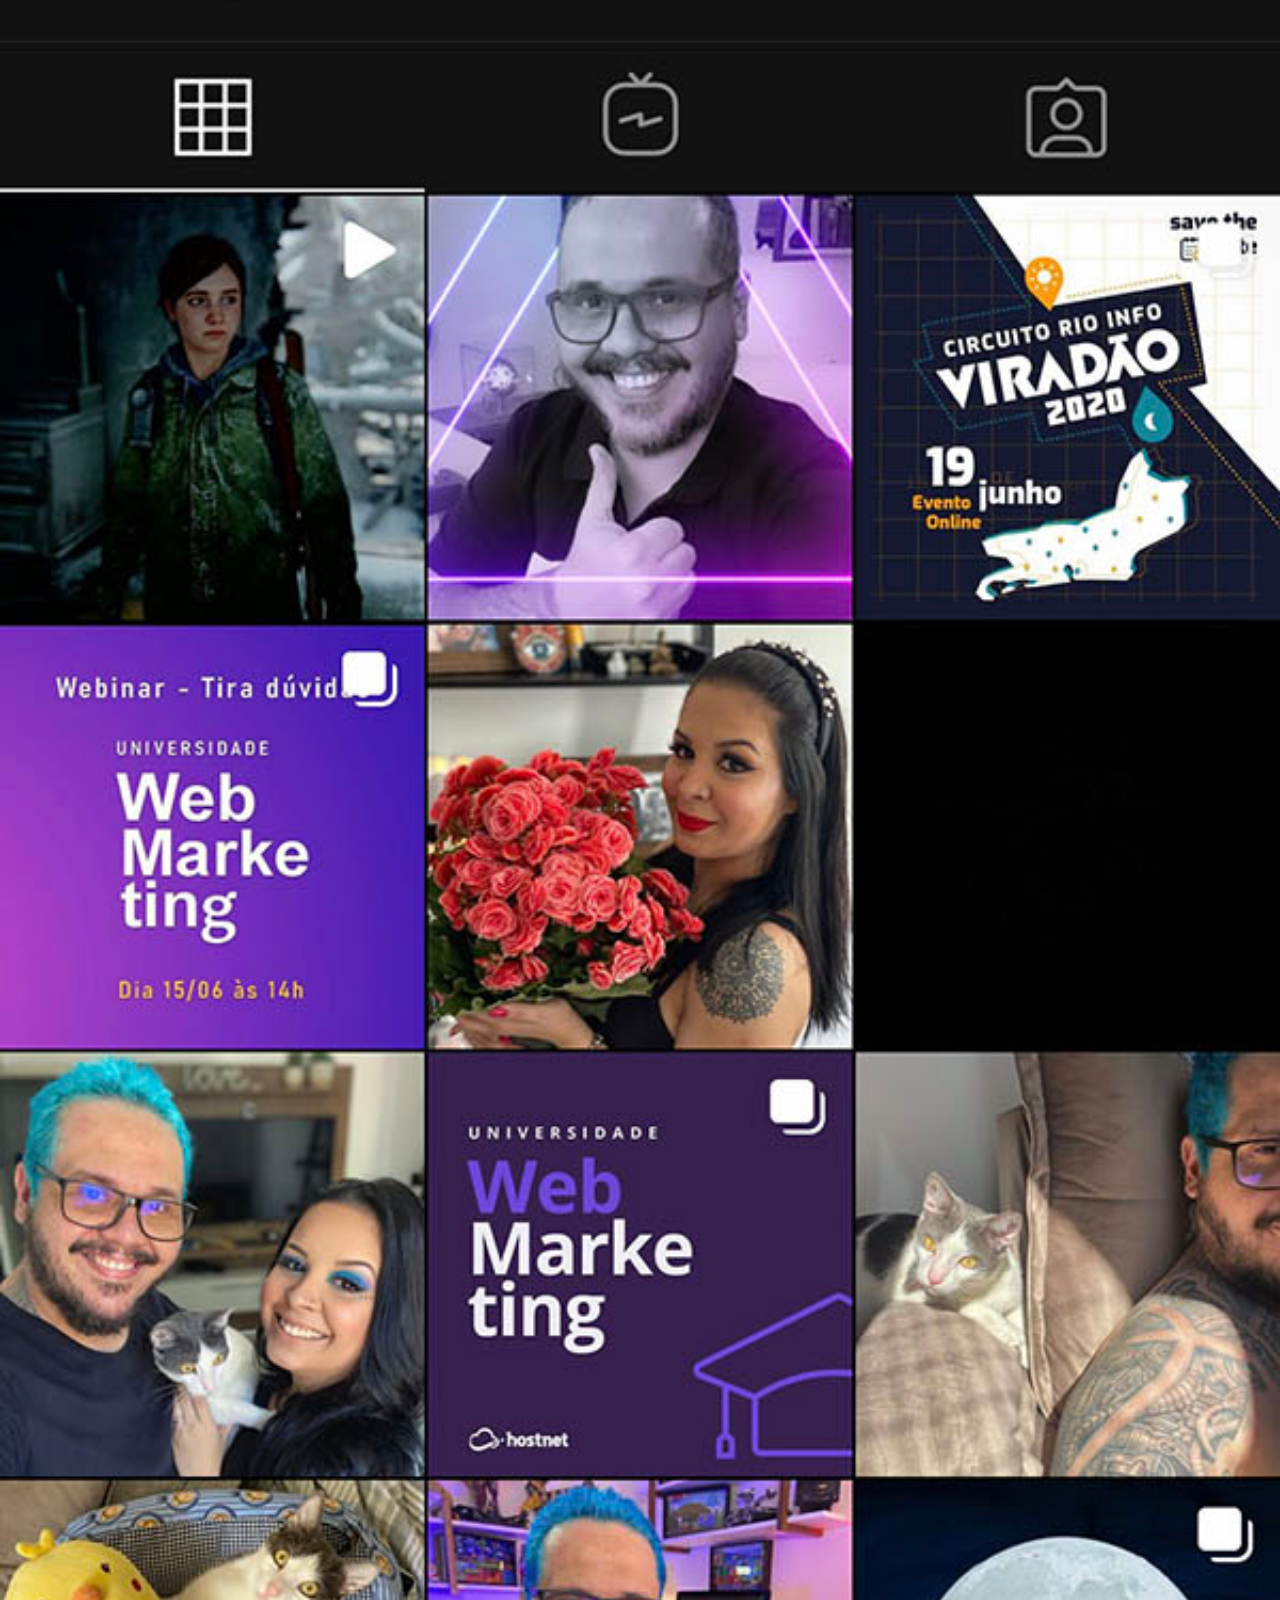
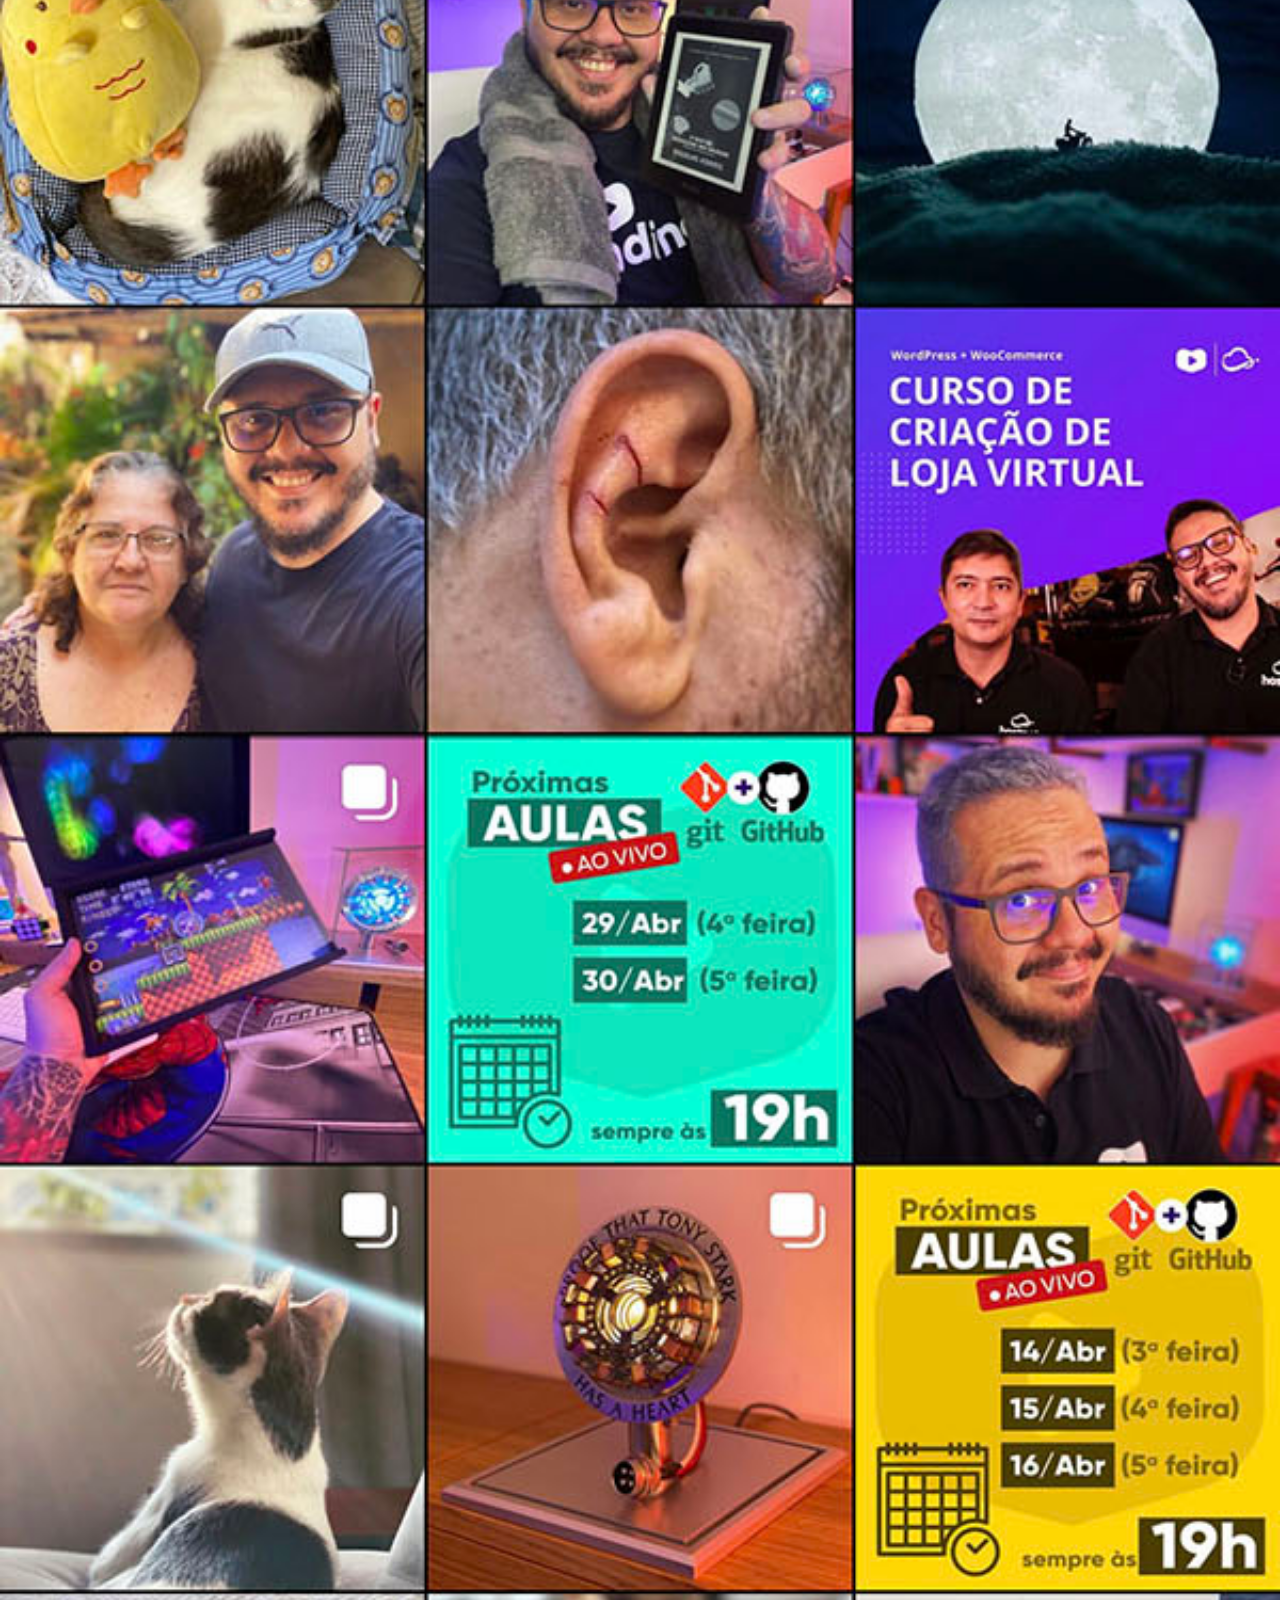
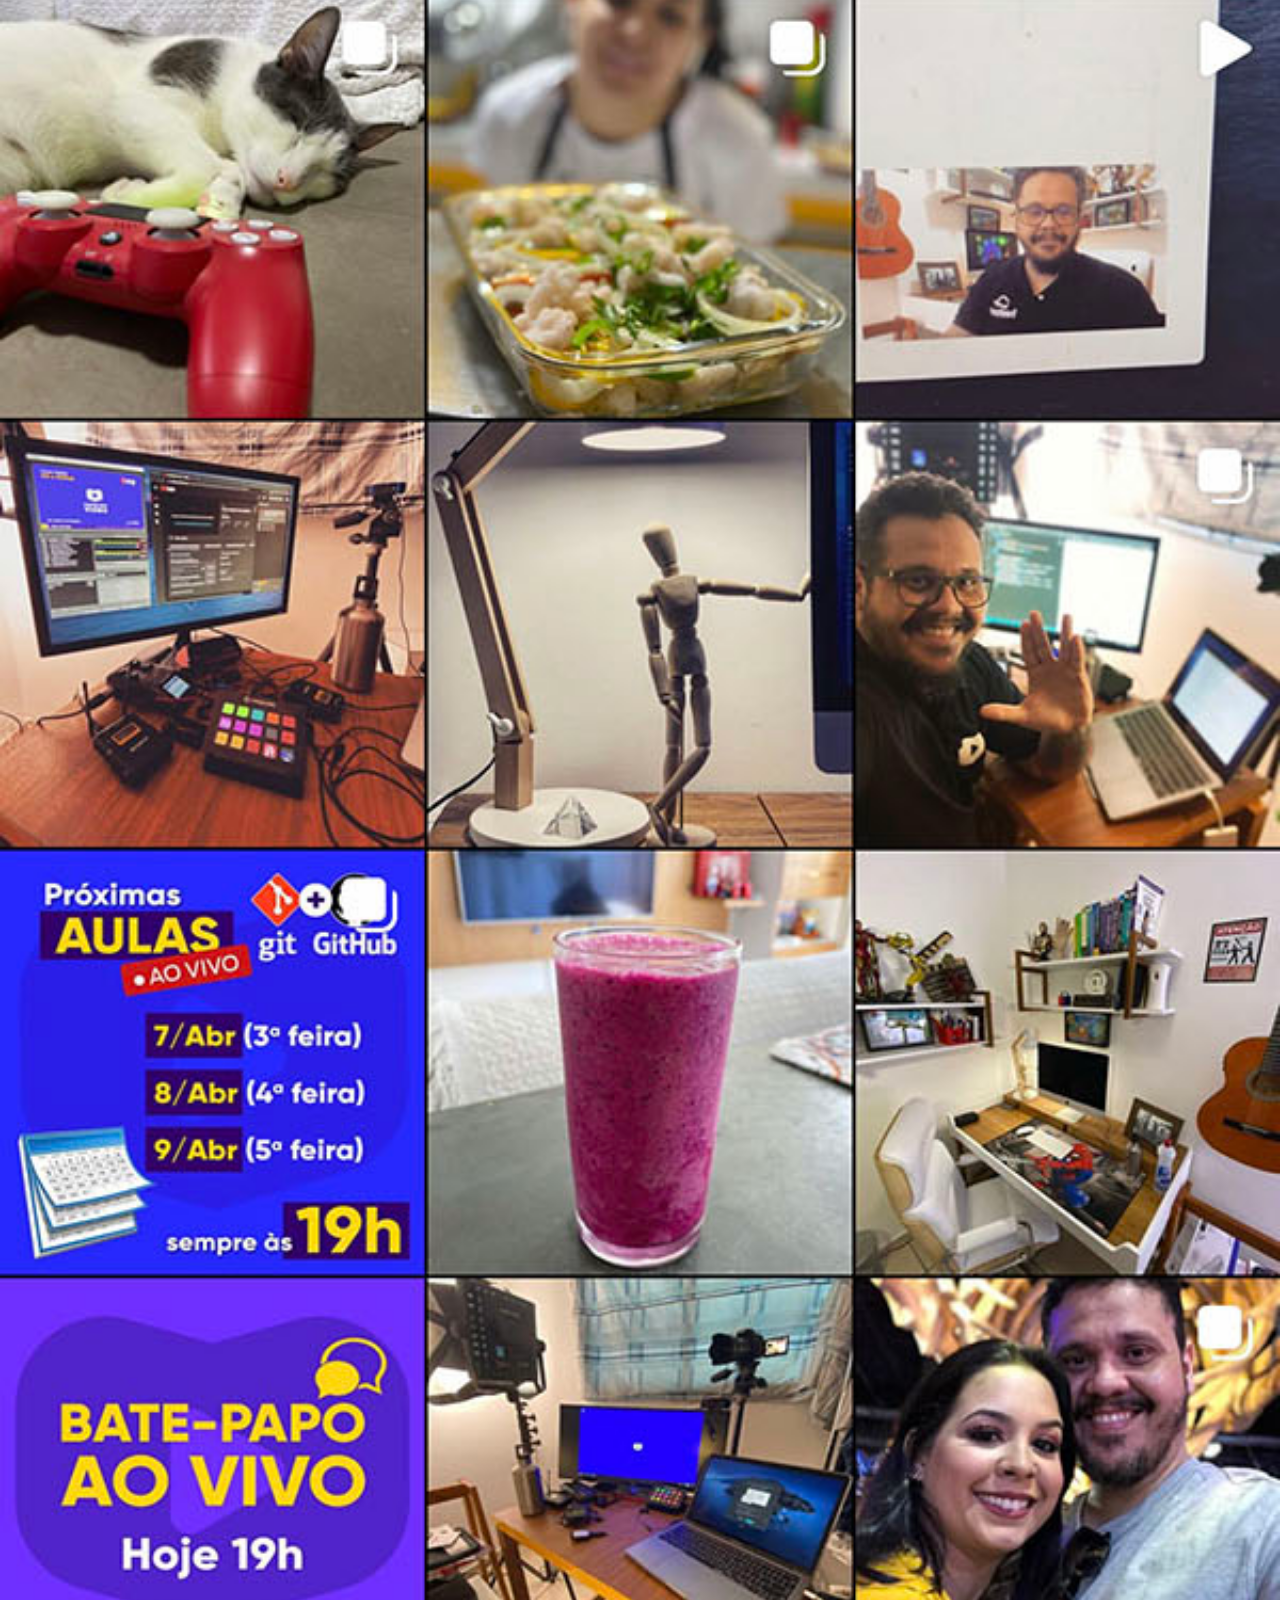
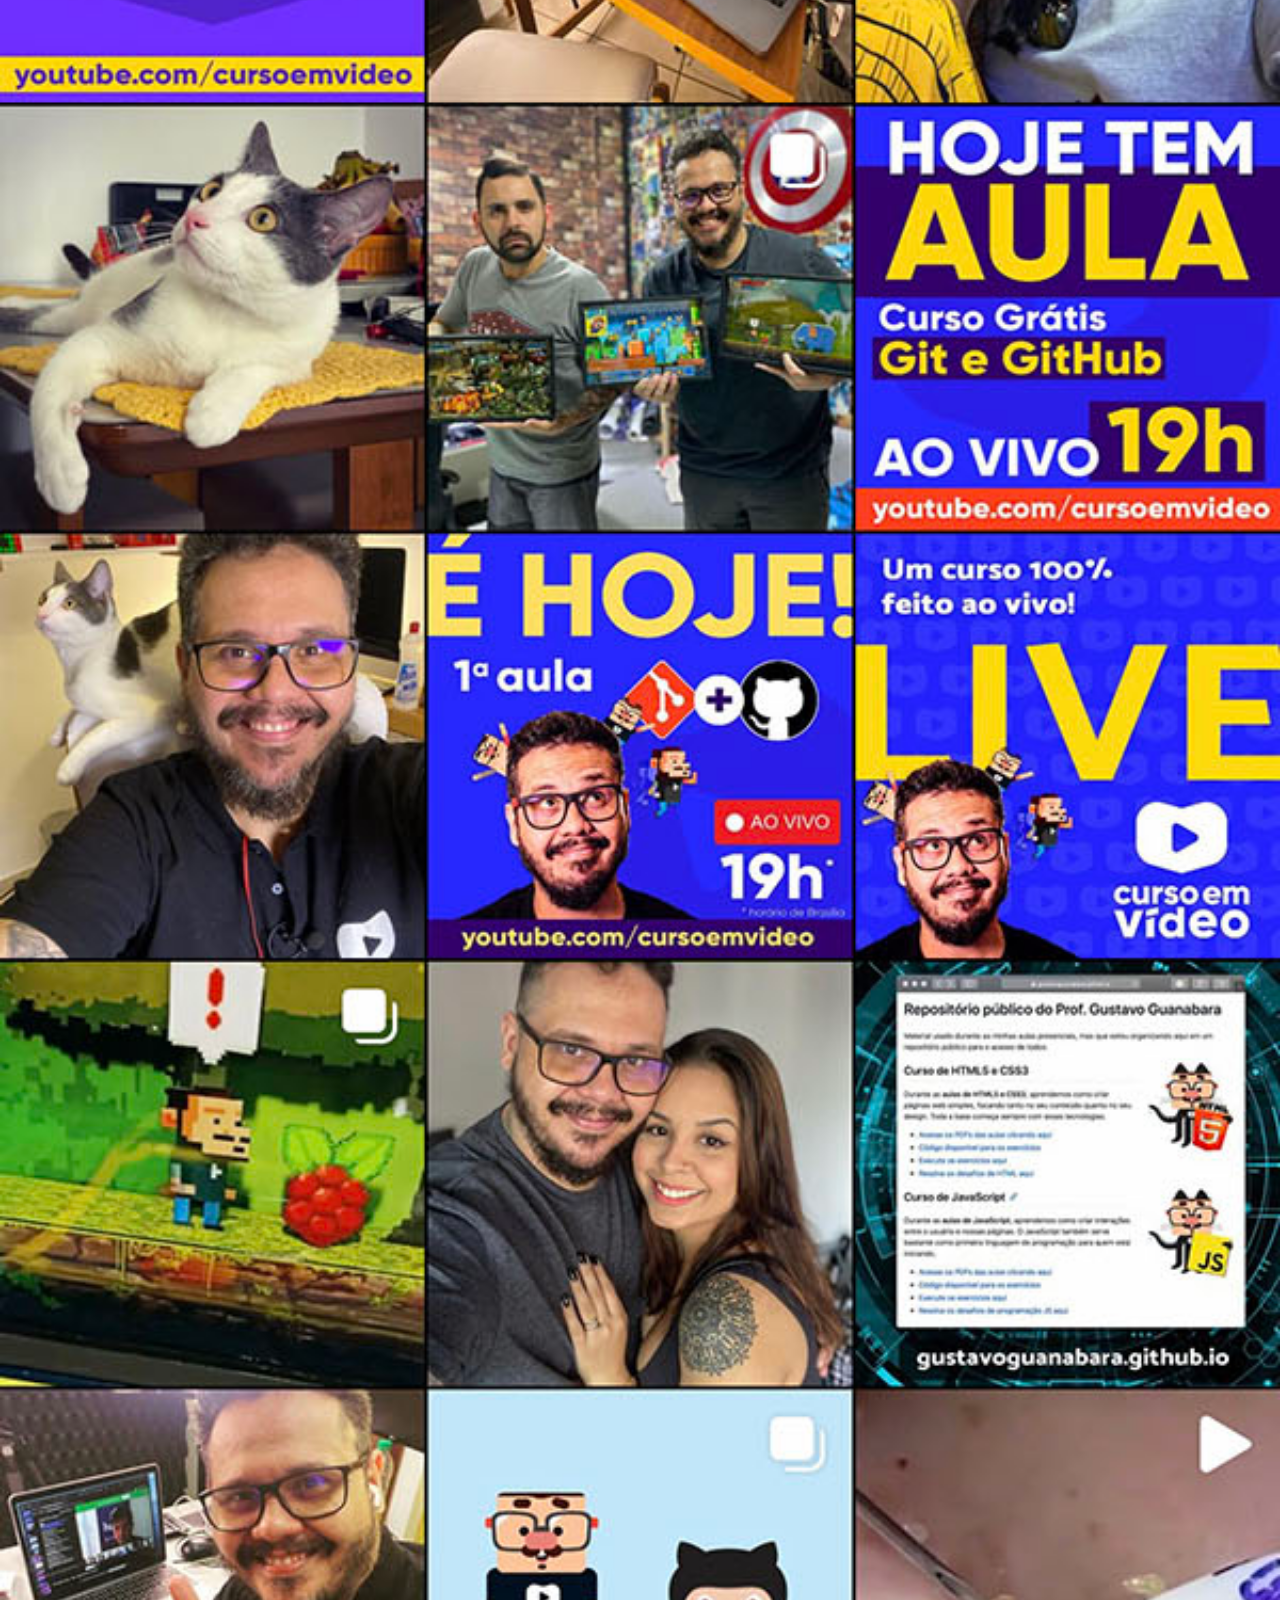
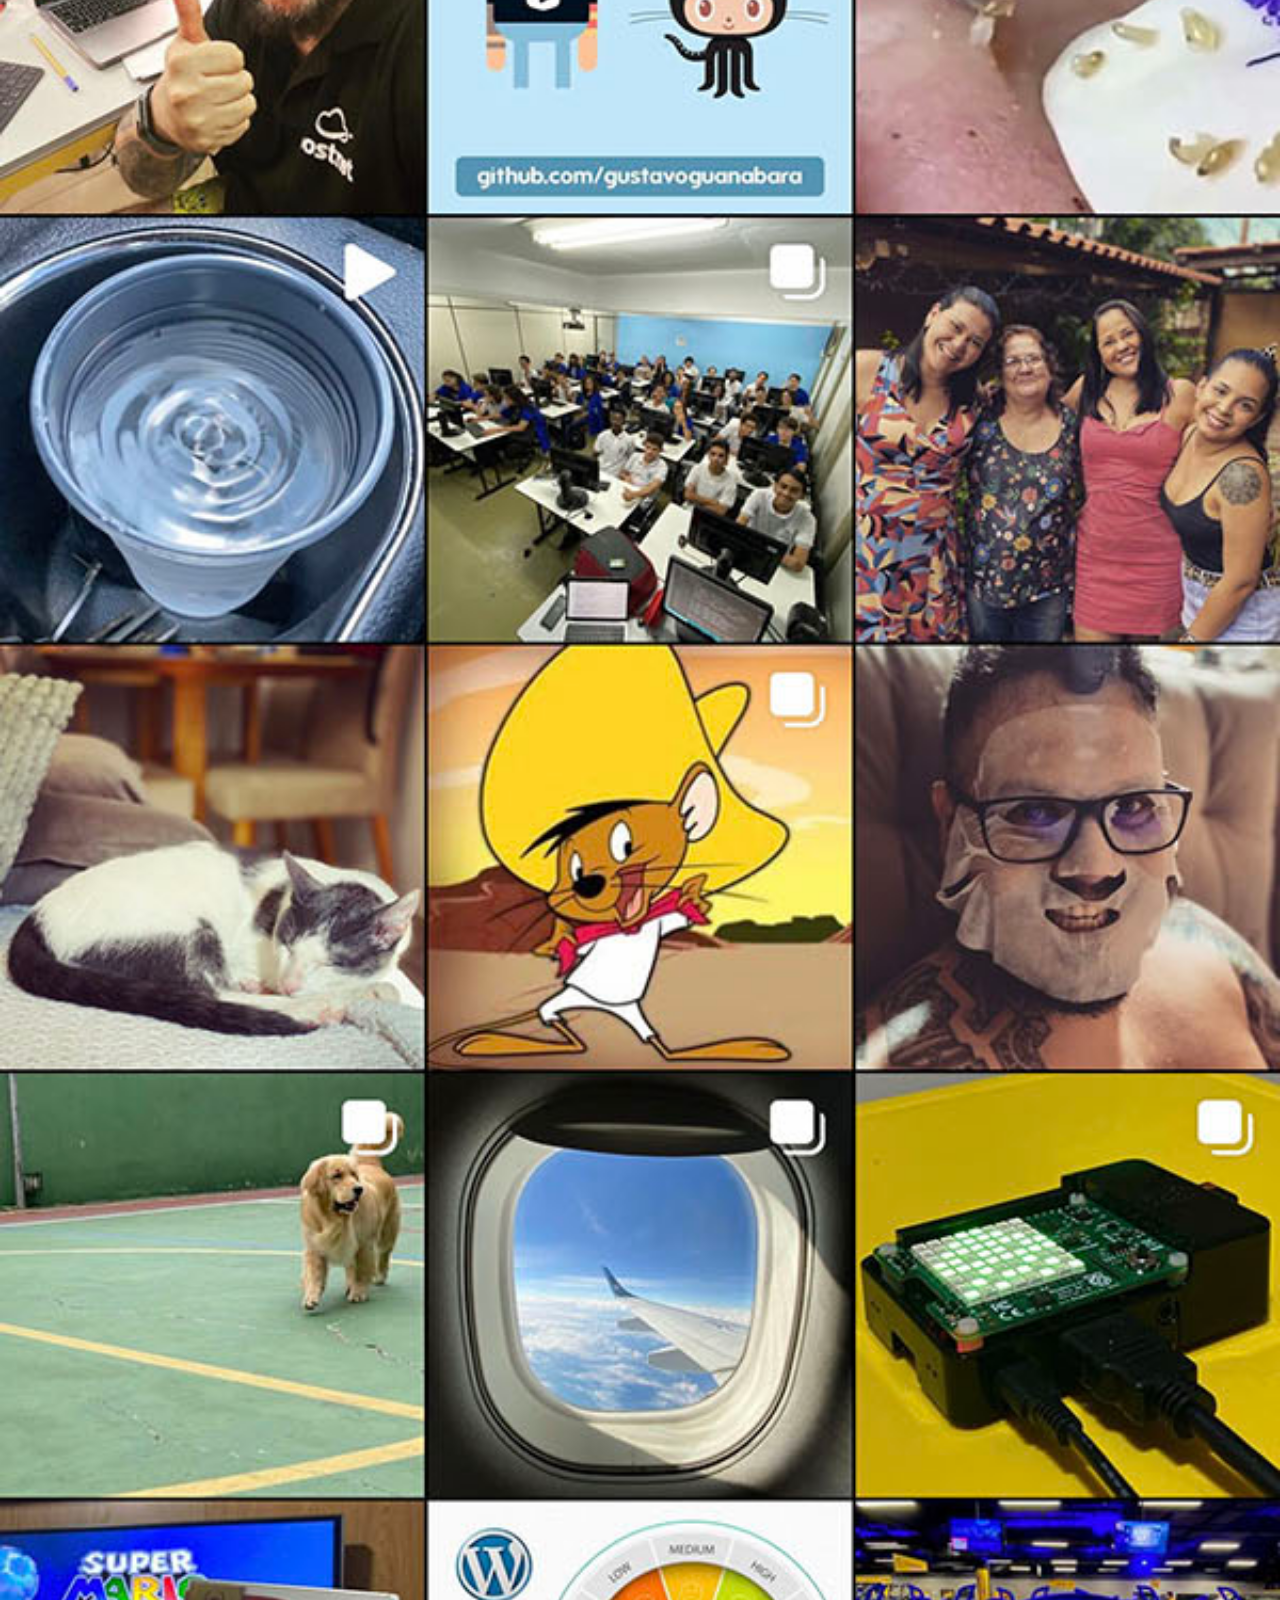
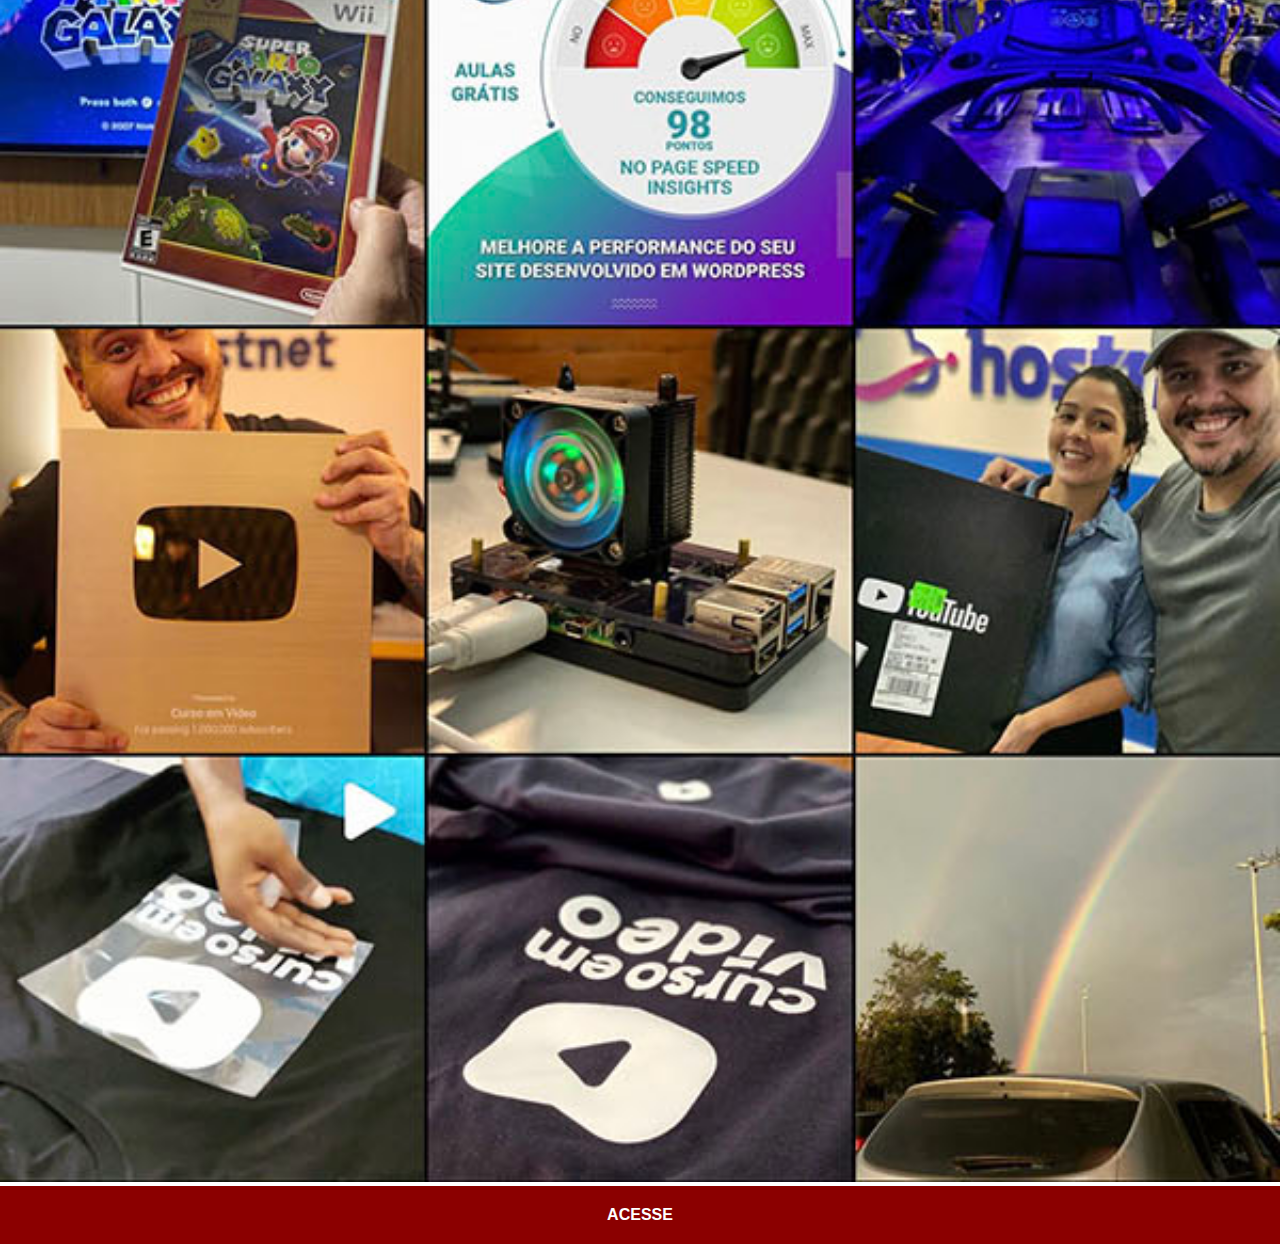
<file: instagram.html>
<!DOCTYPE html>
<html lang="pt-br">
<head>
    <meta charset="UTF-8">
    <meta name="viewport" content="width=device-width, initial-scale=1.0">
    <title>instagram</title>
    <link rel="stylesheet" href="estilo/social.css">
</head>
<body>
   <img src="imagens/tela-instagram.jpg" alt="instagram"> 
   <a href="https://www.instagram.com/gustavoguanabra/" target="_blank">ACESSE</a>
</body>
</html>
</file>
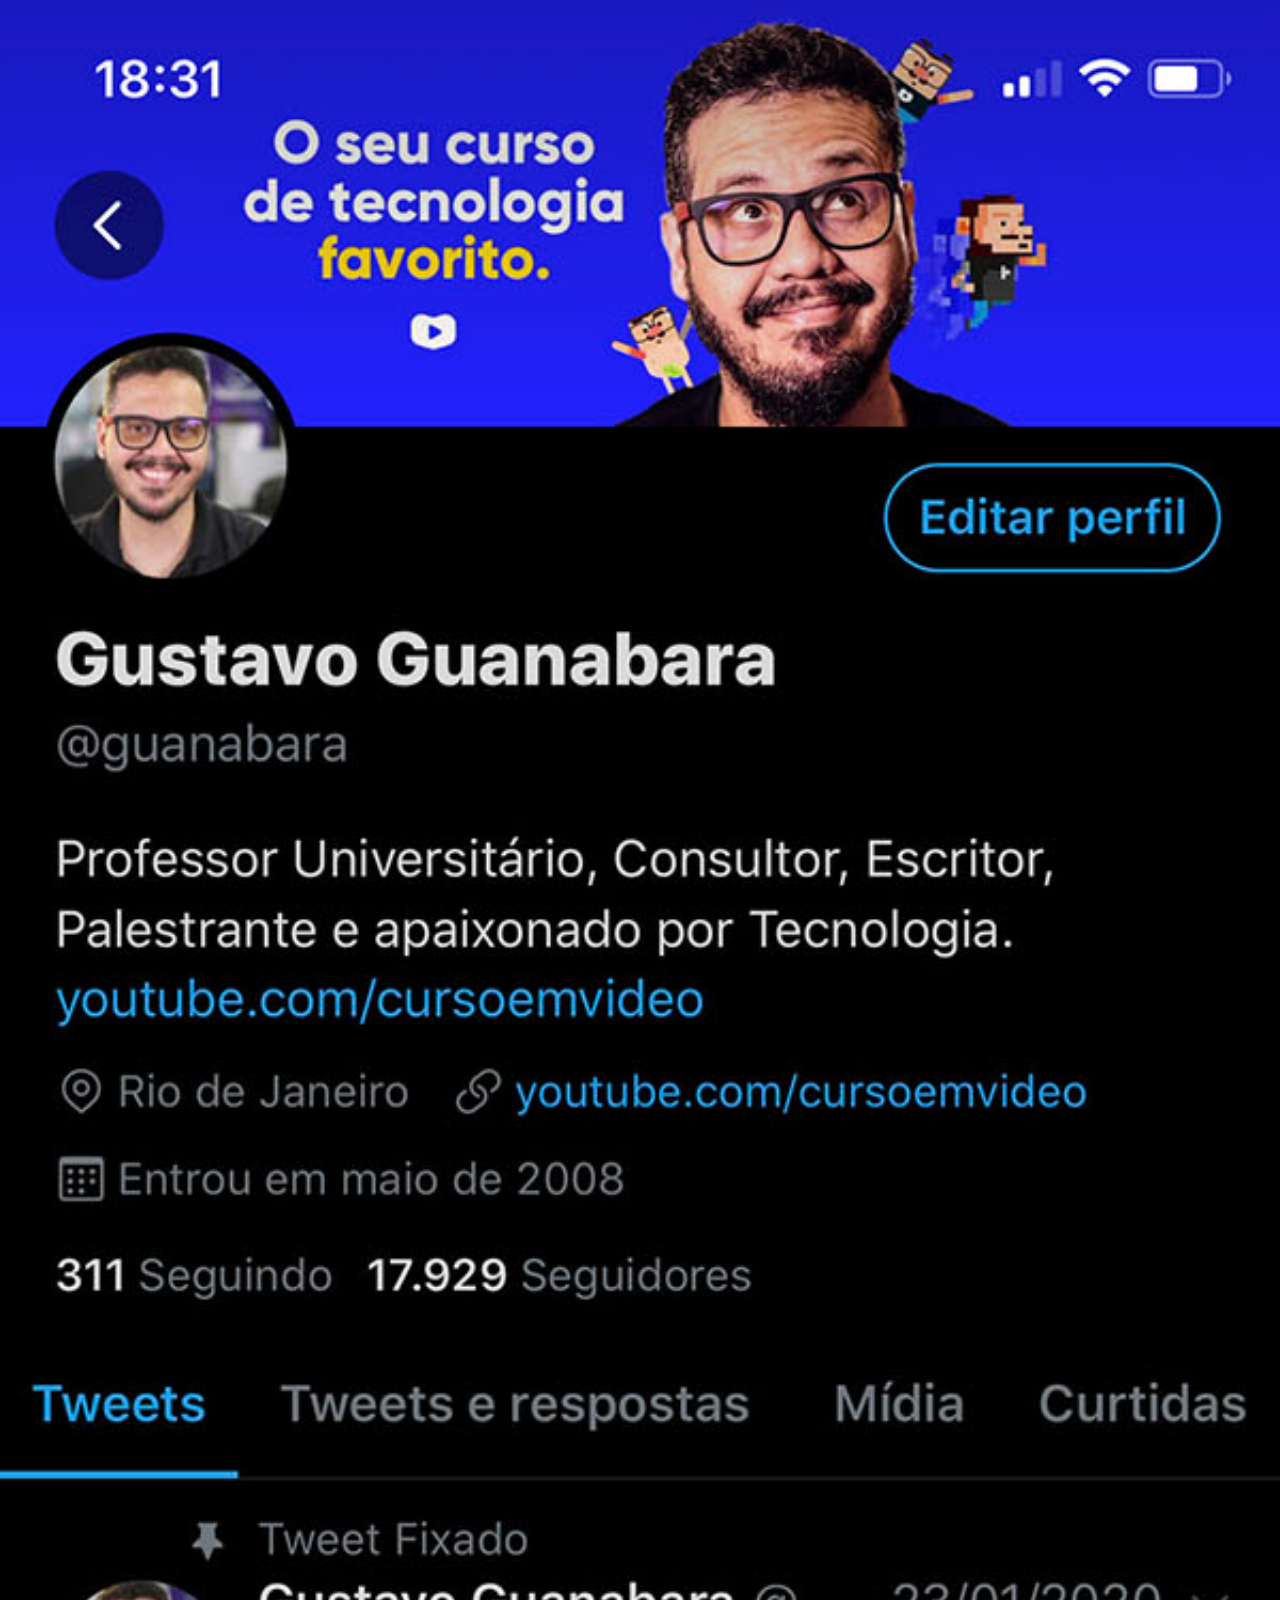
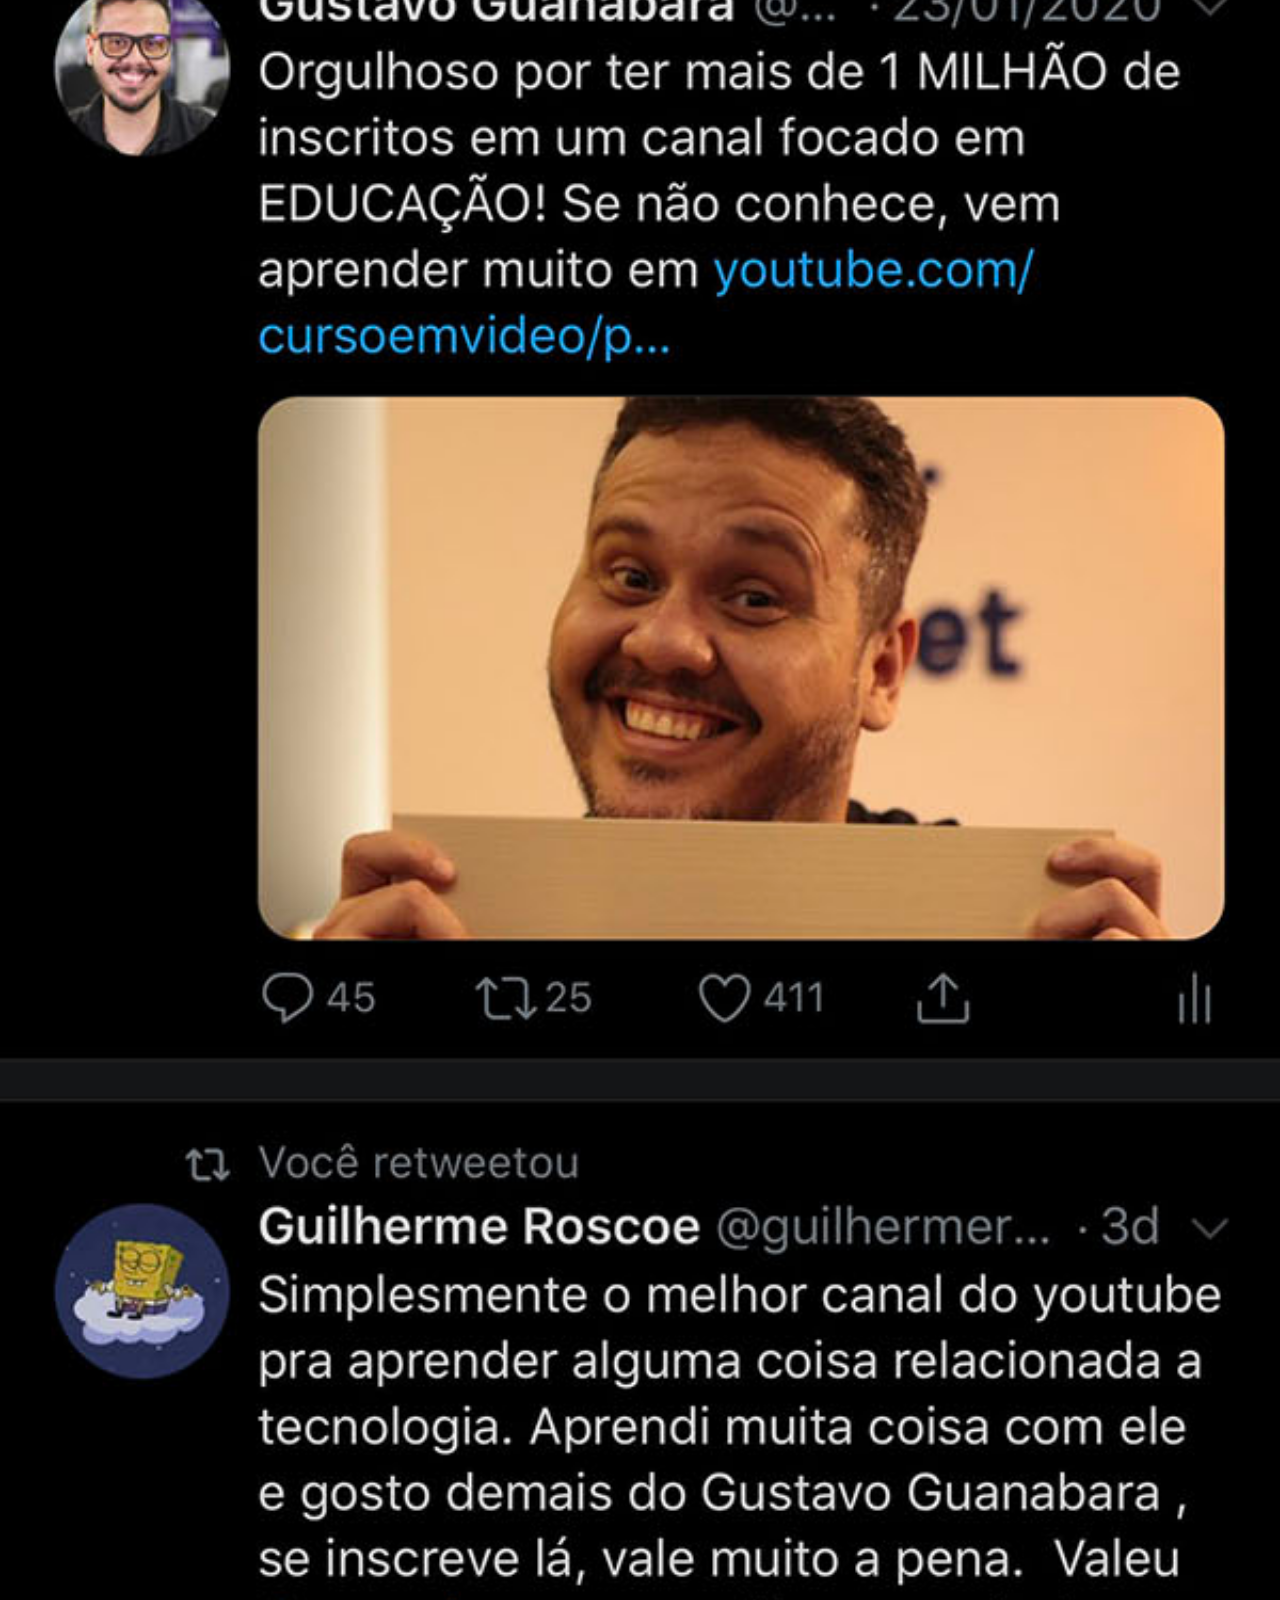
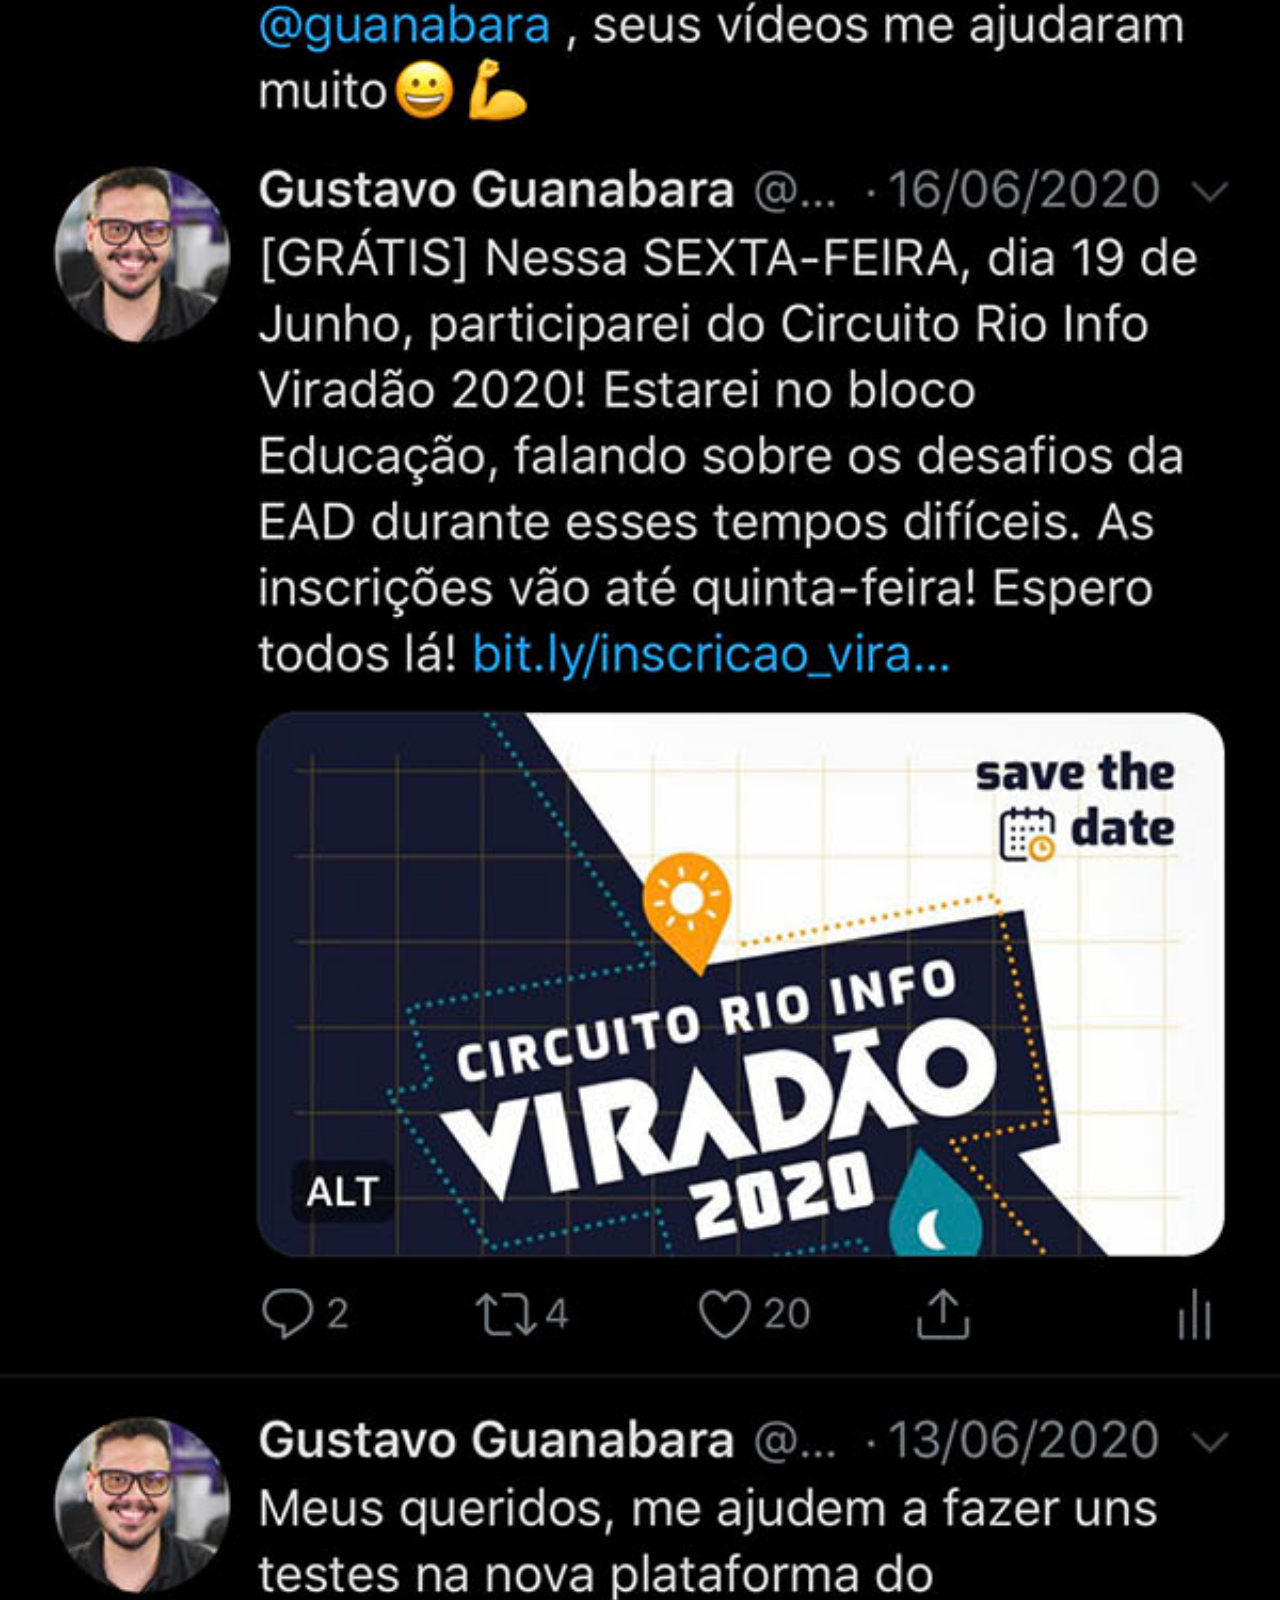
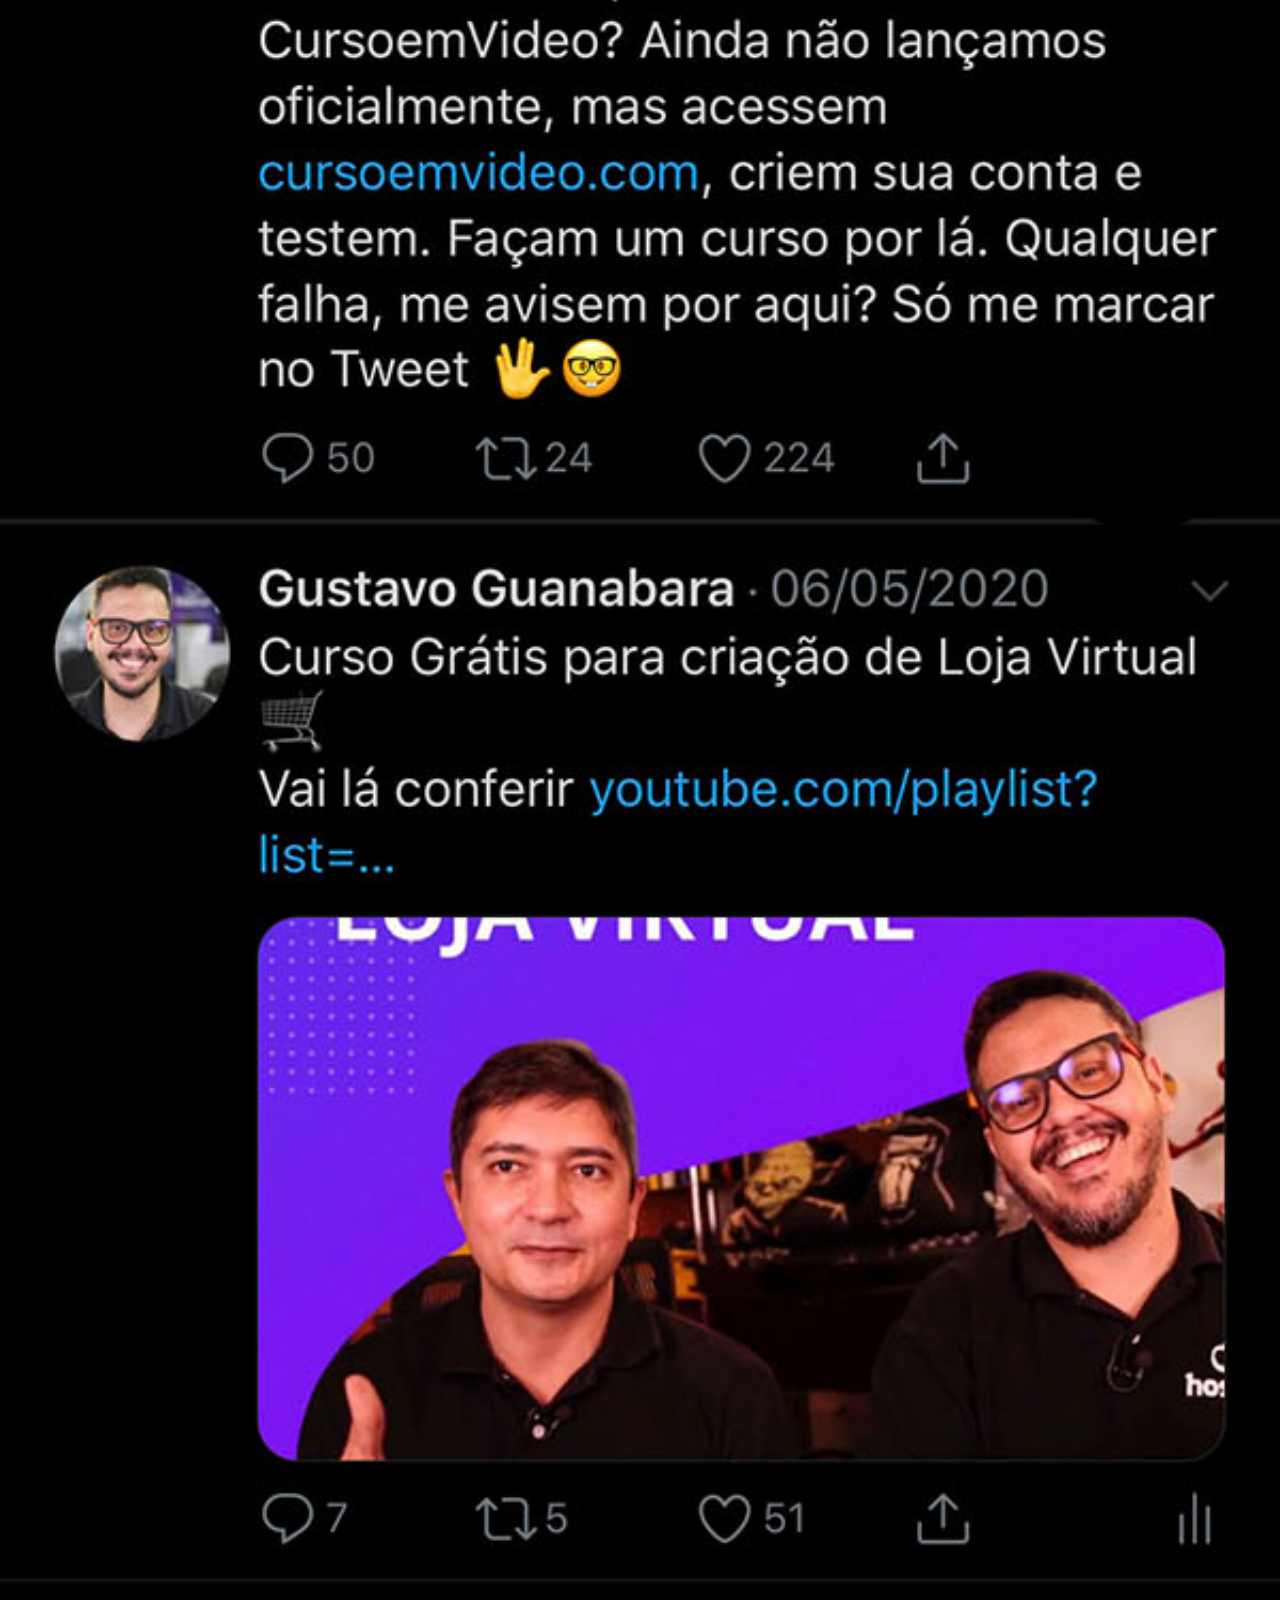
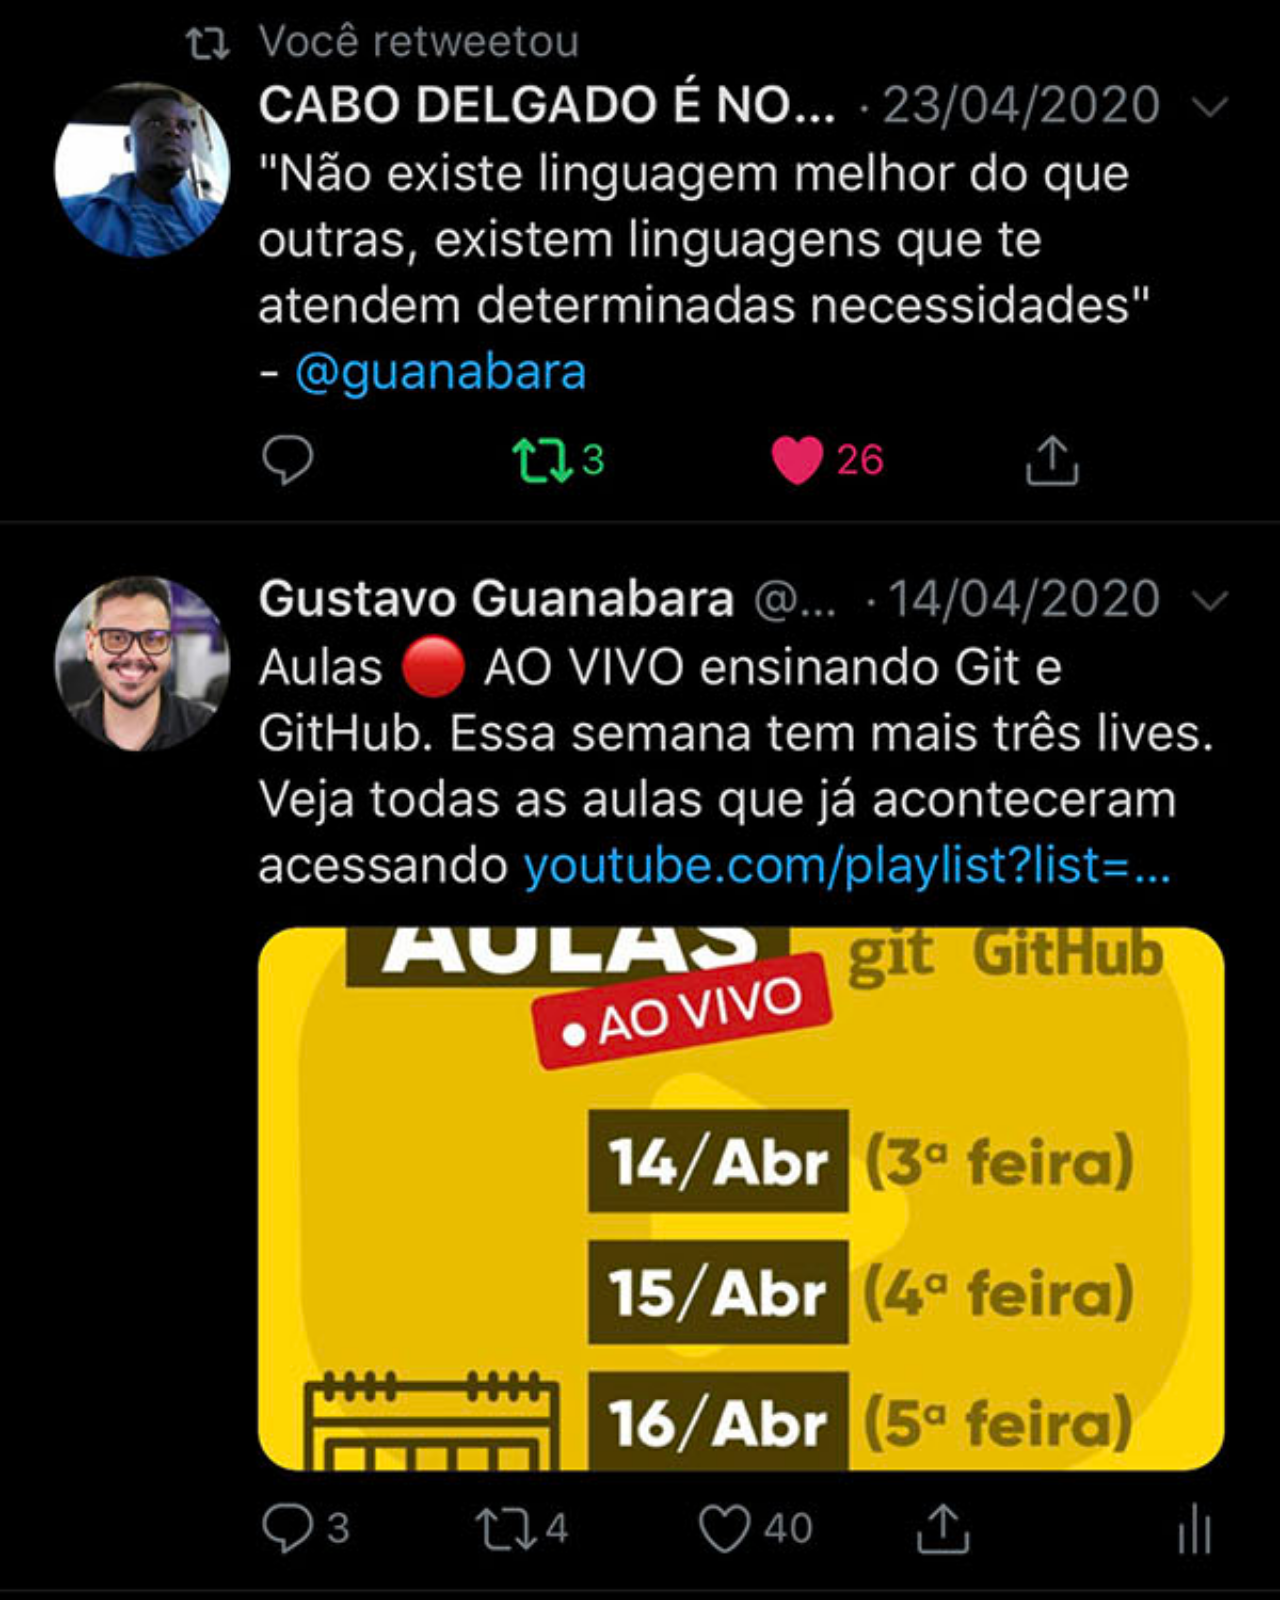
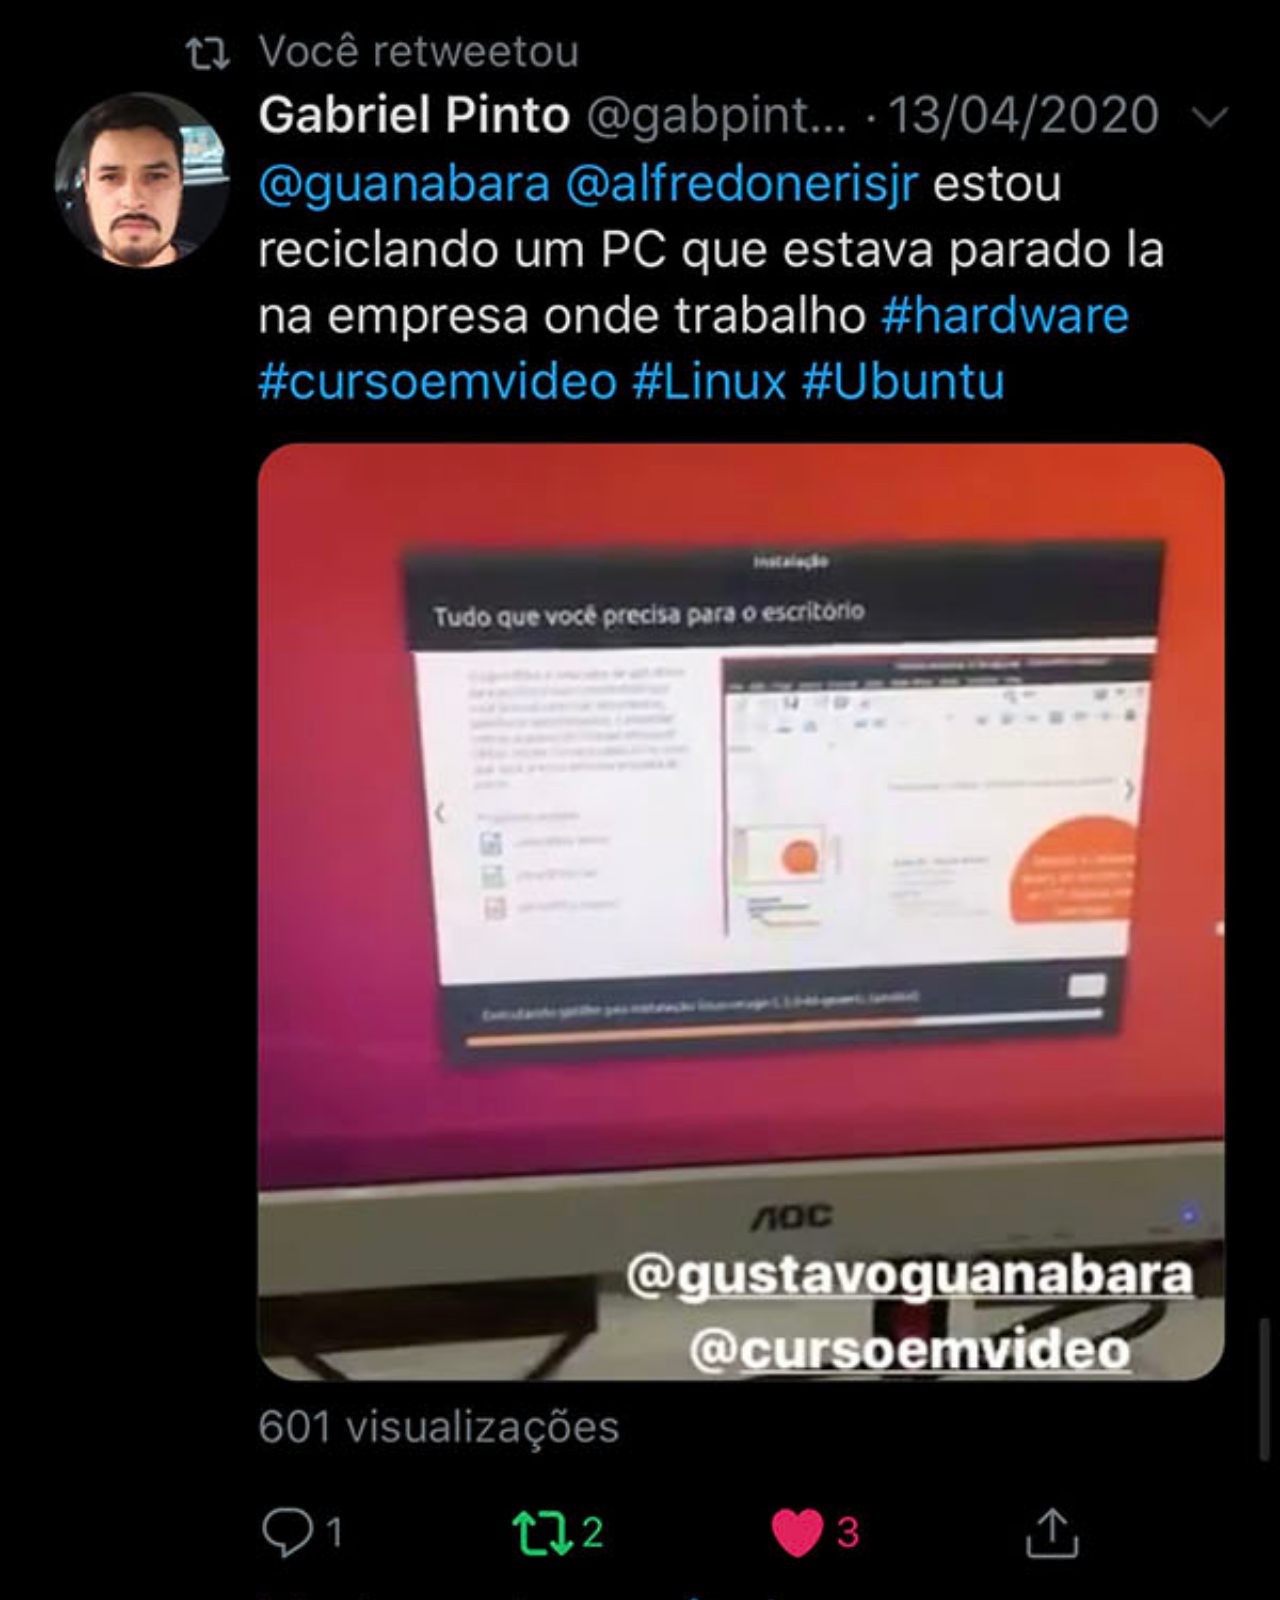
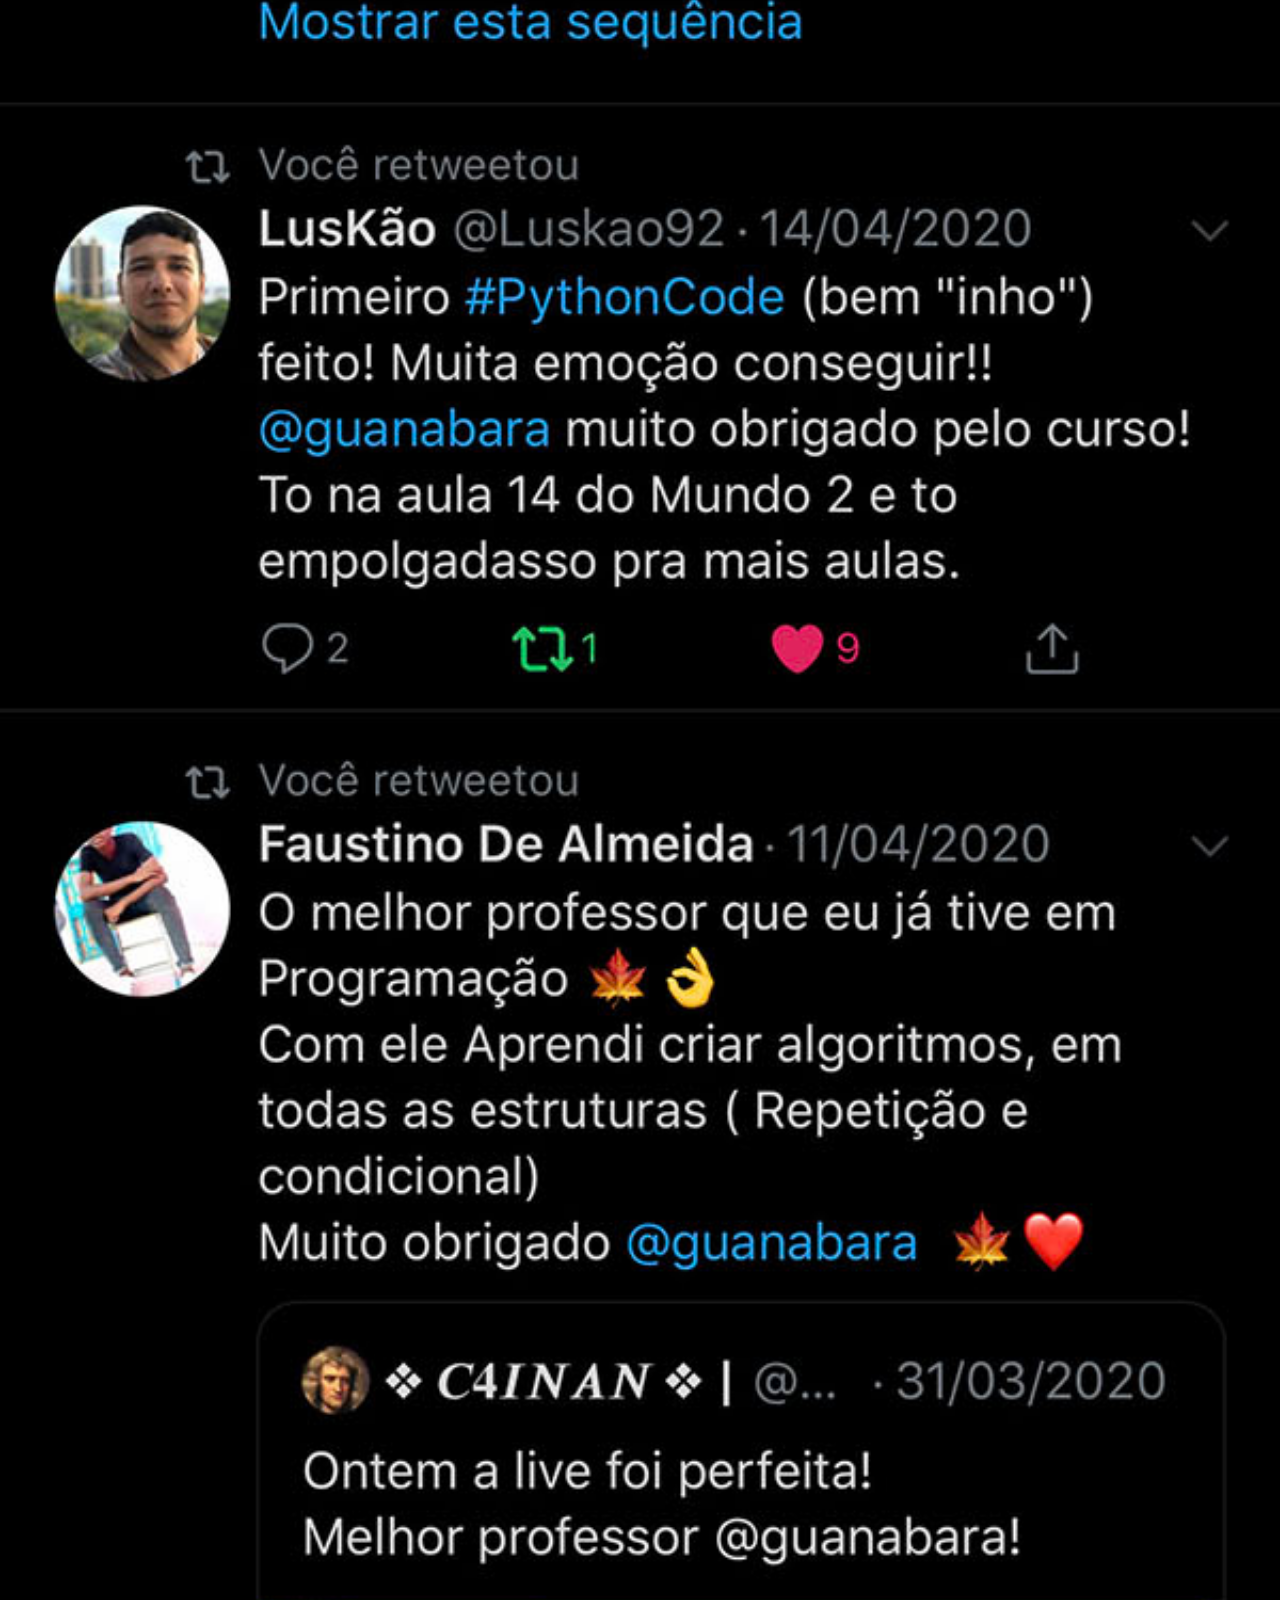
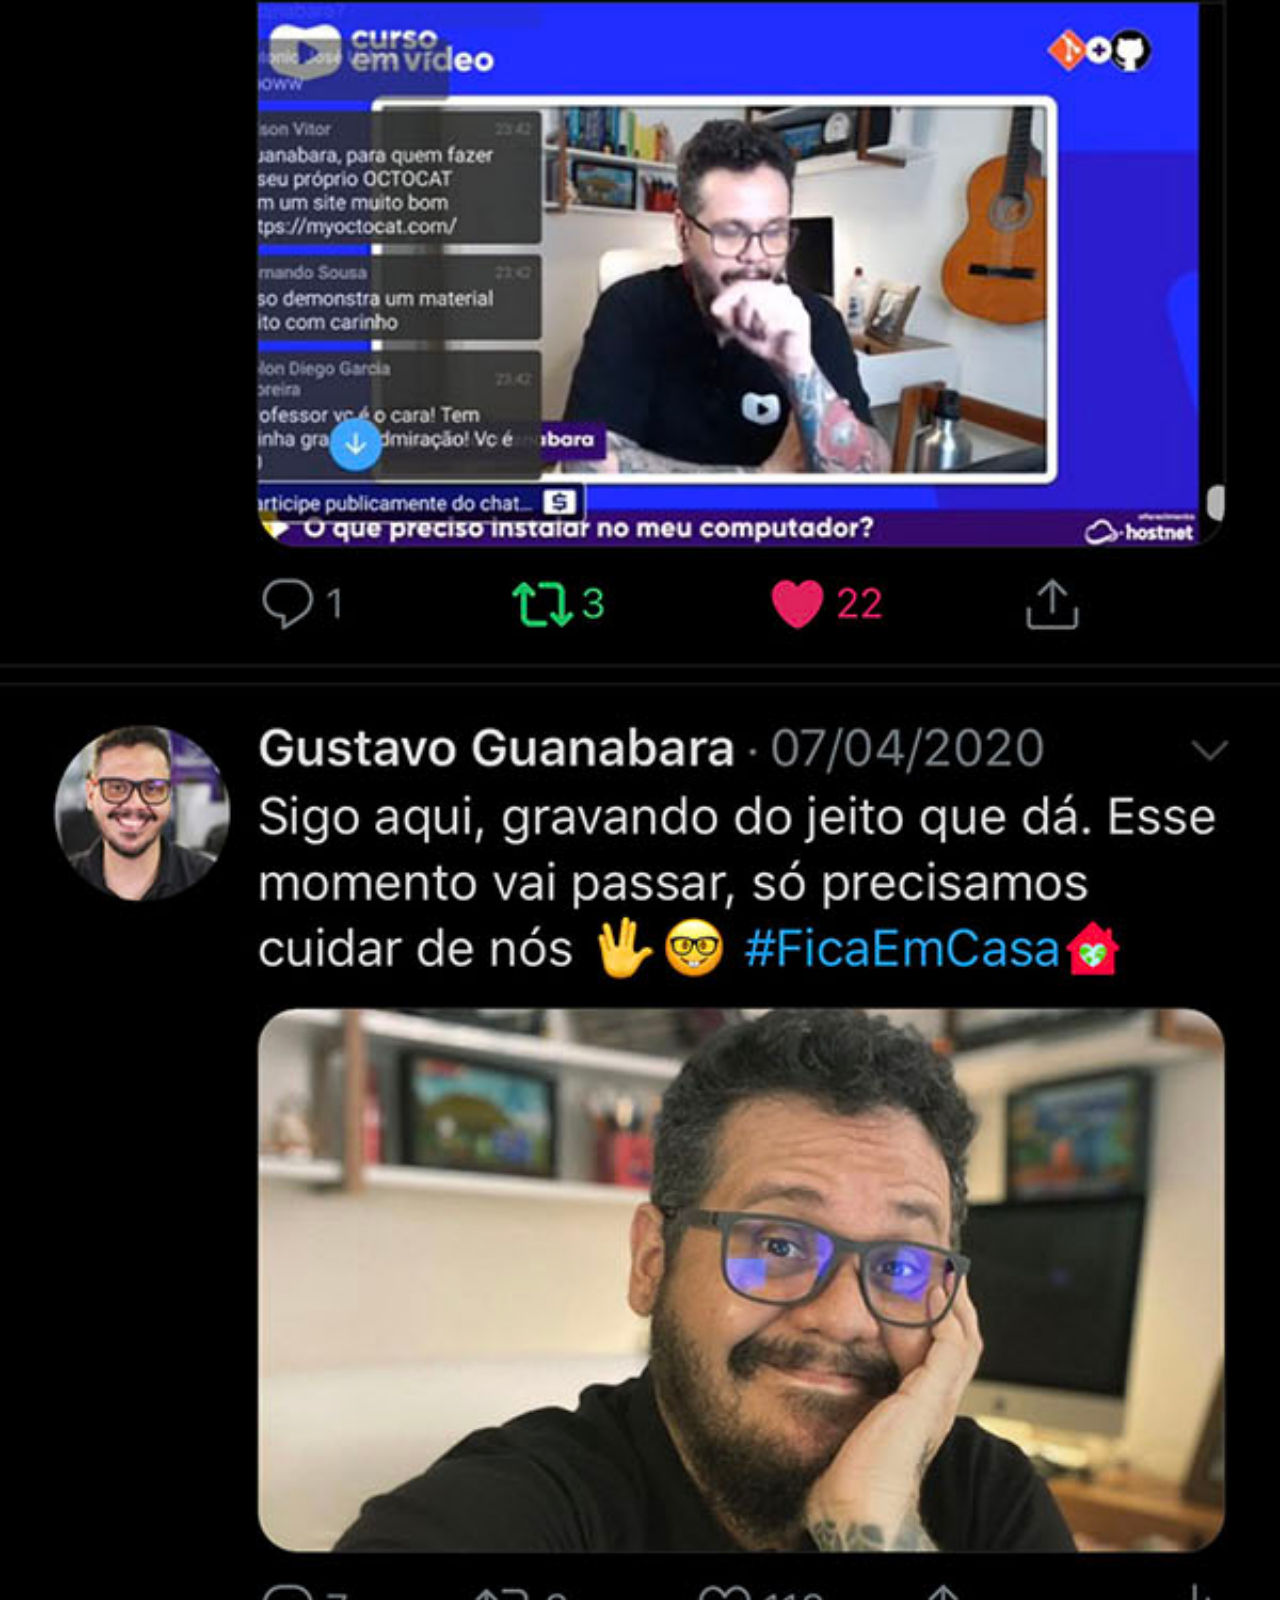
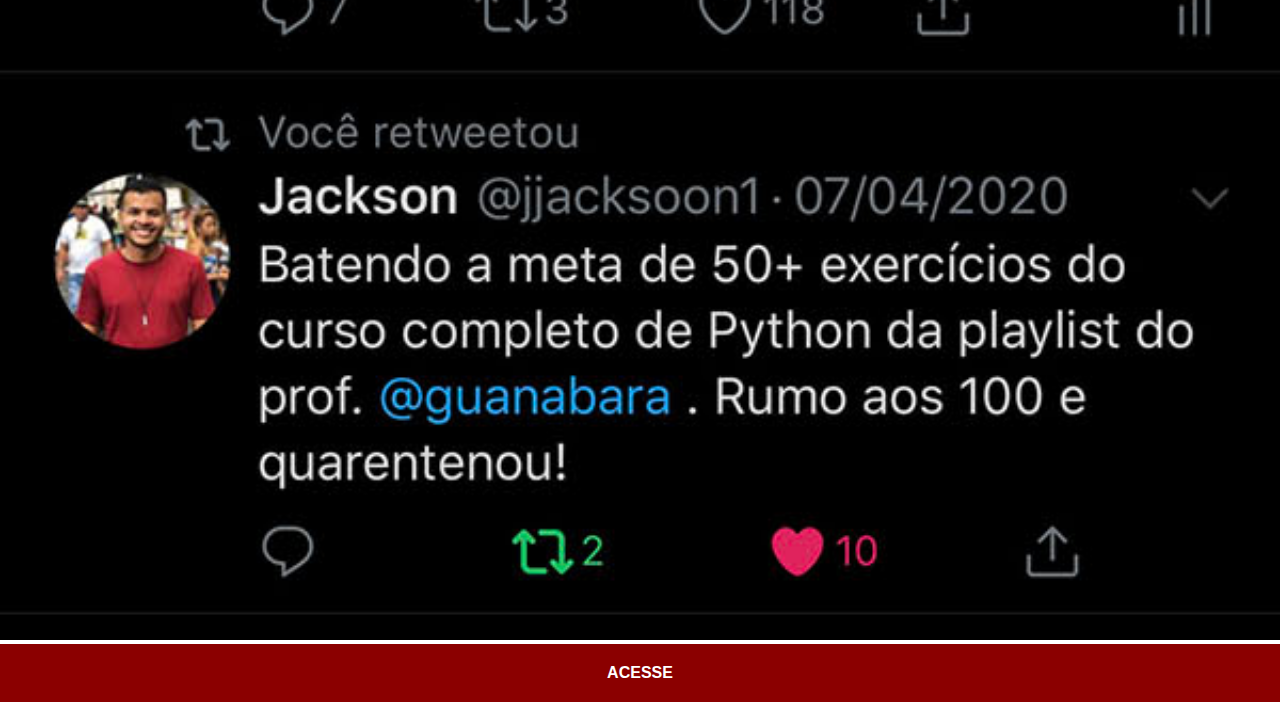
<file: twitter.html>
<!DOCTYPE html>
<html lang="pt-br">
<head>
    <meta charset="UTF-8">
    <meta name="viewport" content="width=device-width, initial-scale=1.0">
    <title>twitter</title>
    <link rel="stylesheet" href="estilo/social.css">
</head>
<body>
   <img src="imagens/tela-twitter.jpg" alt="twitter"> 
   <a href="" target="_blank">ACESSE</a>
</body>
</html>
</file>
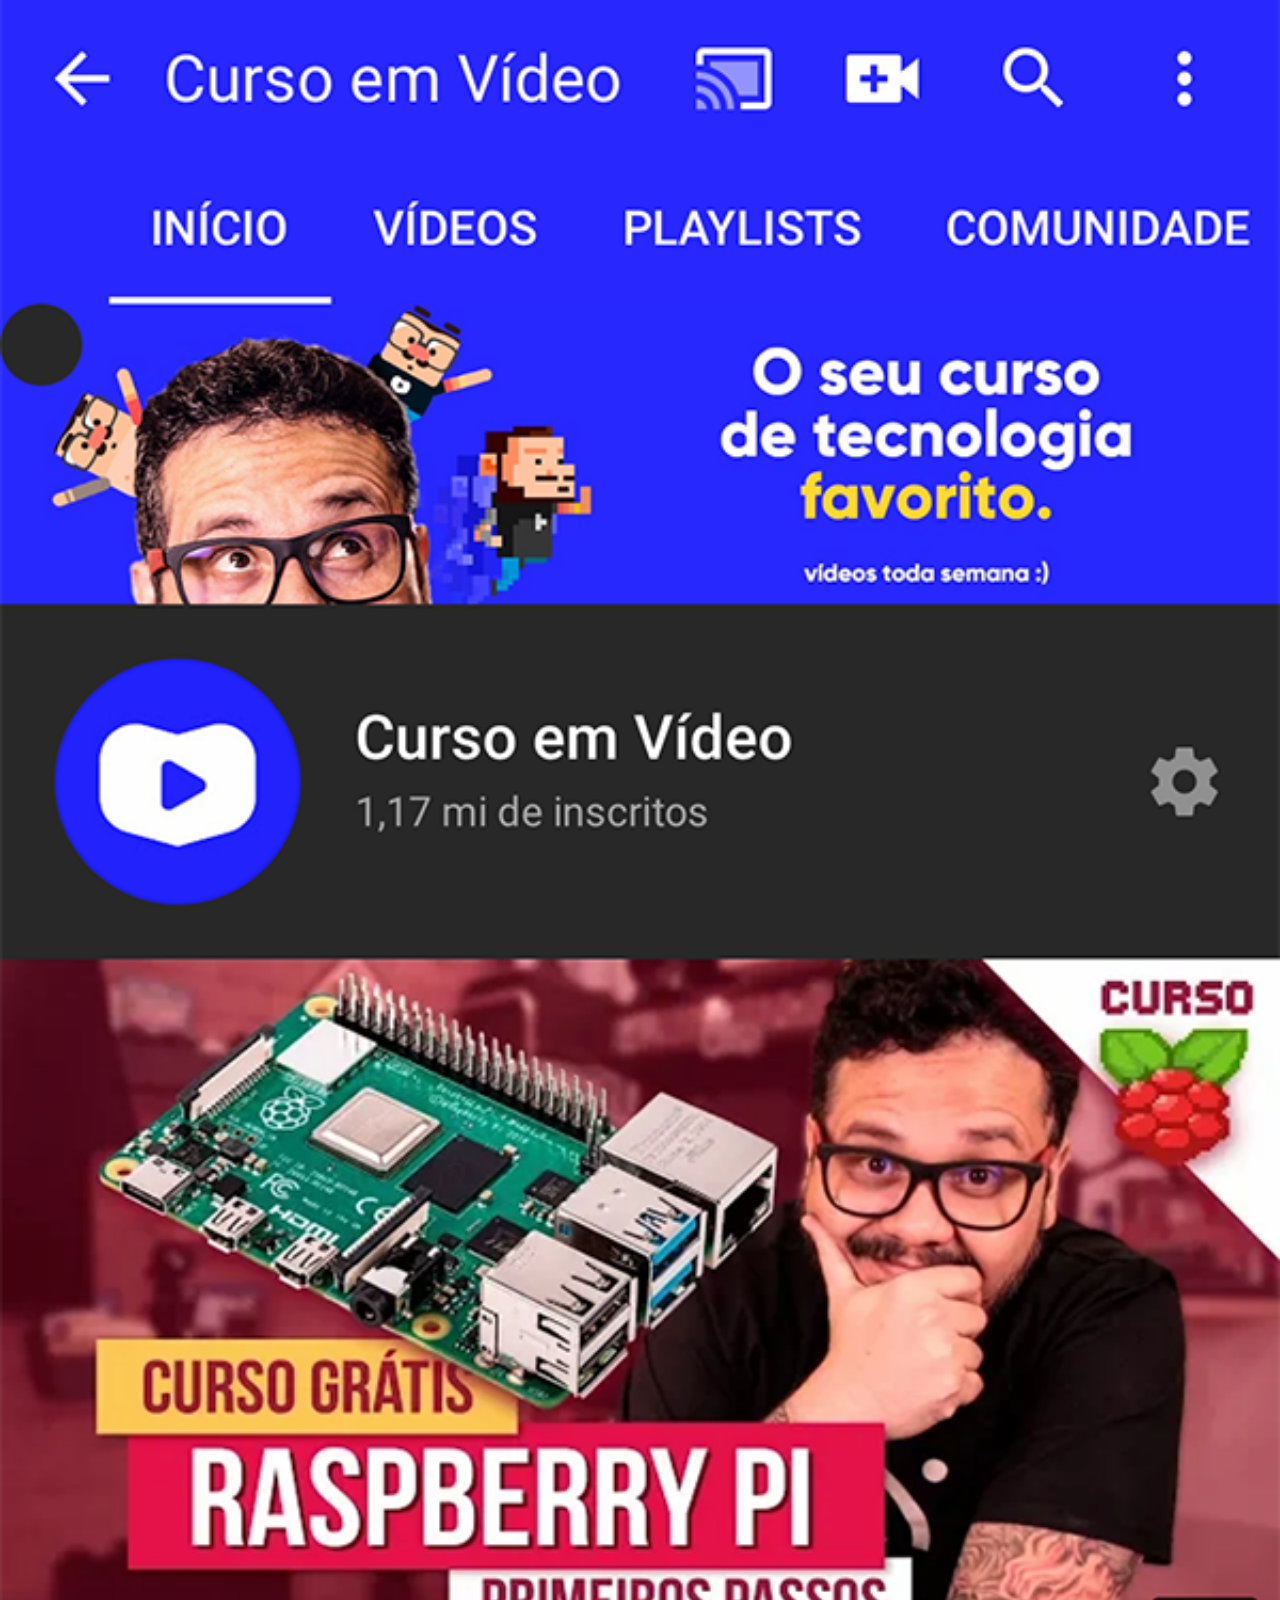
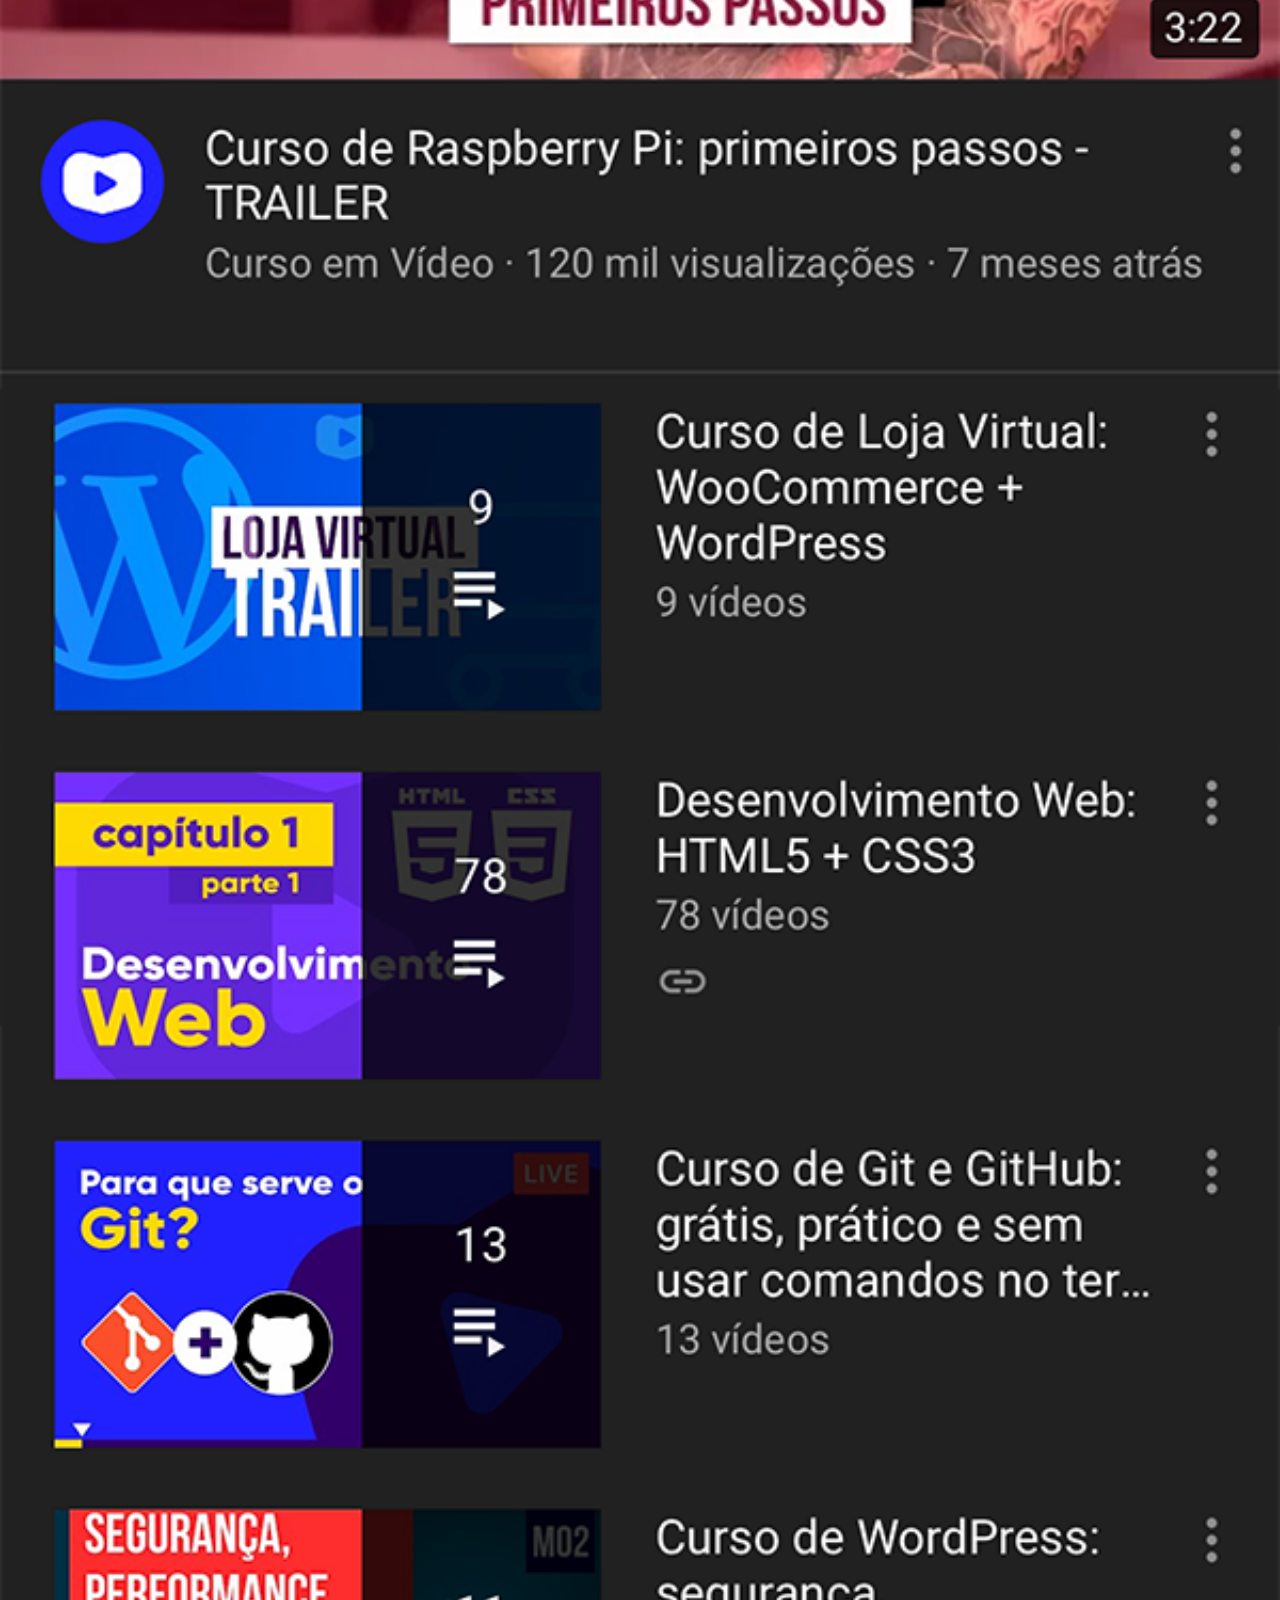
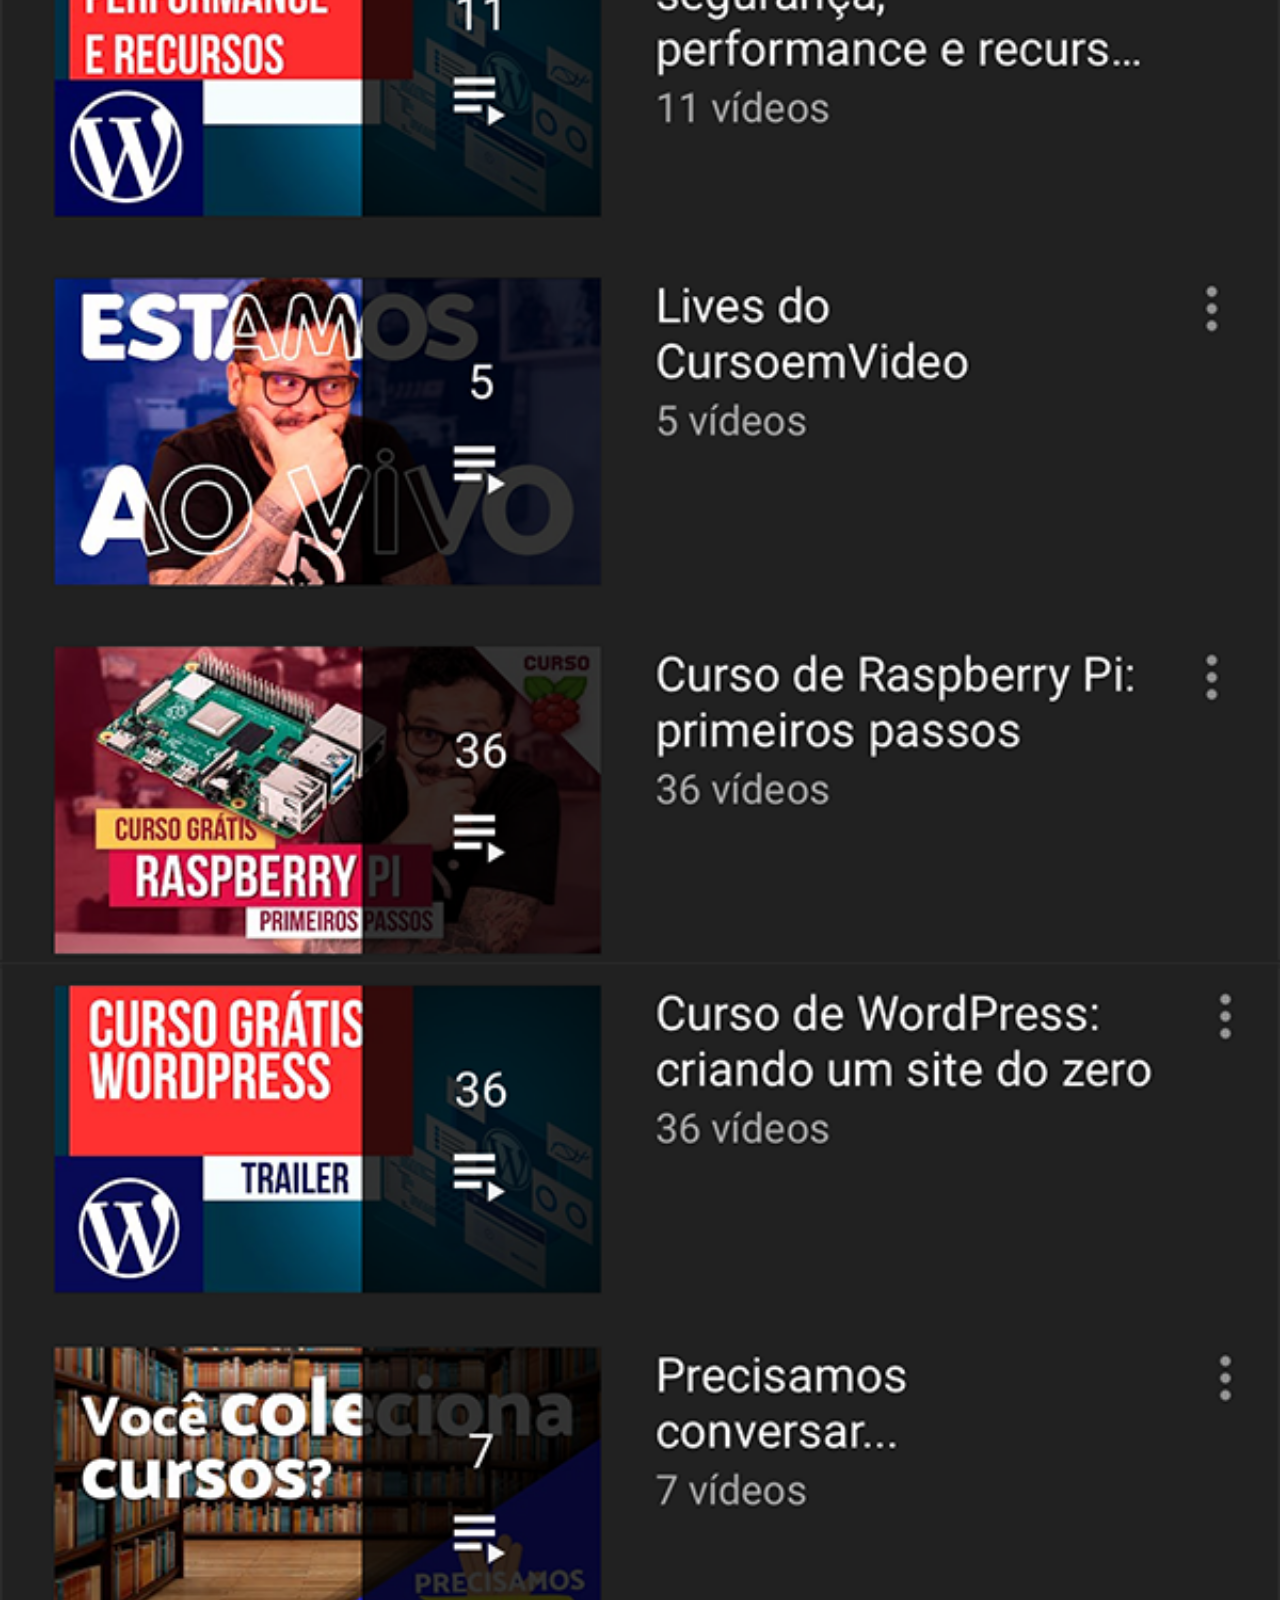
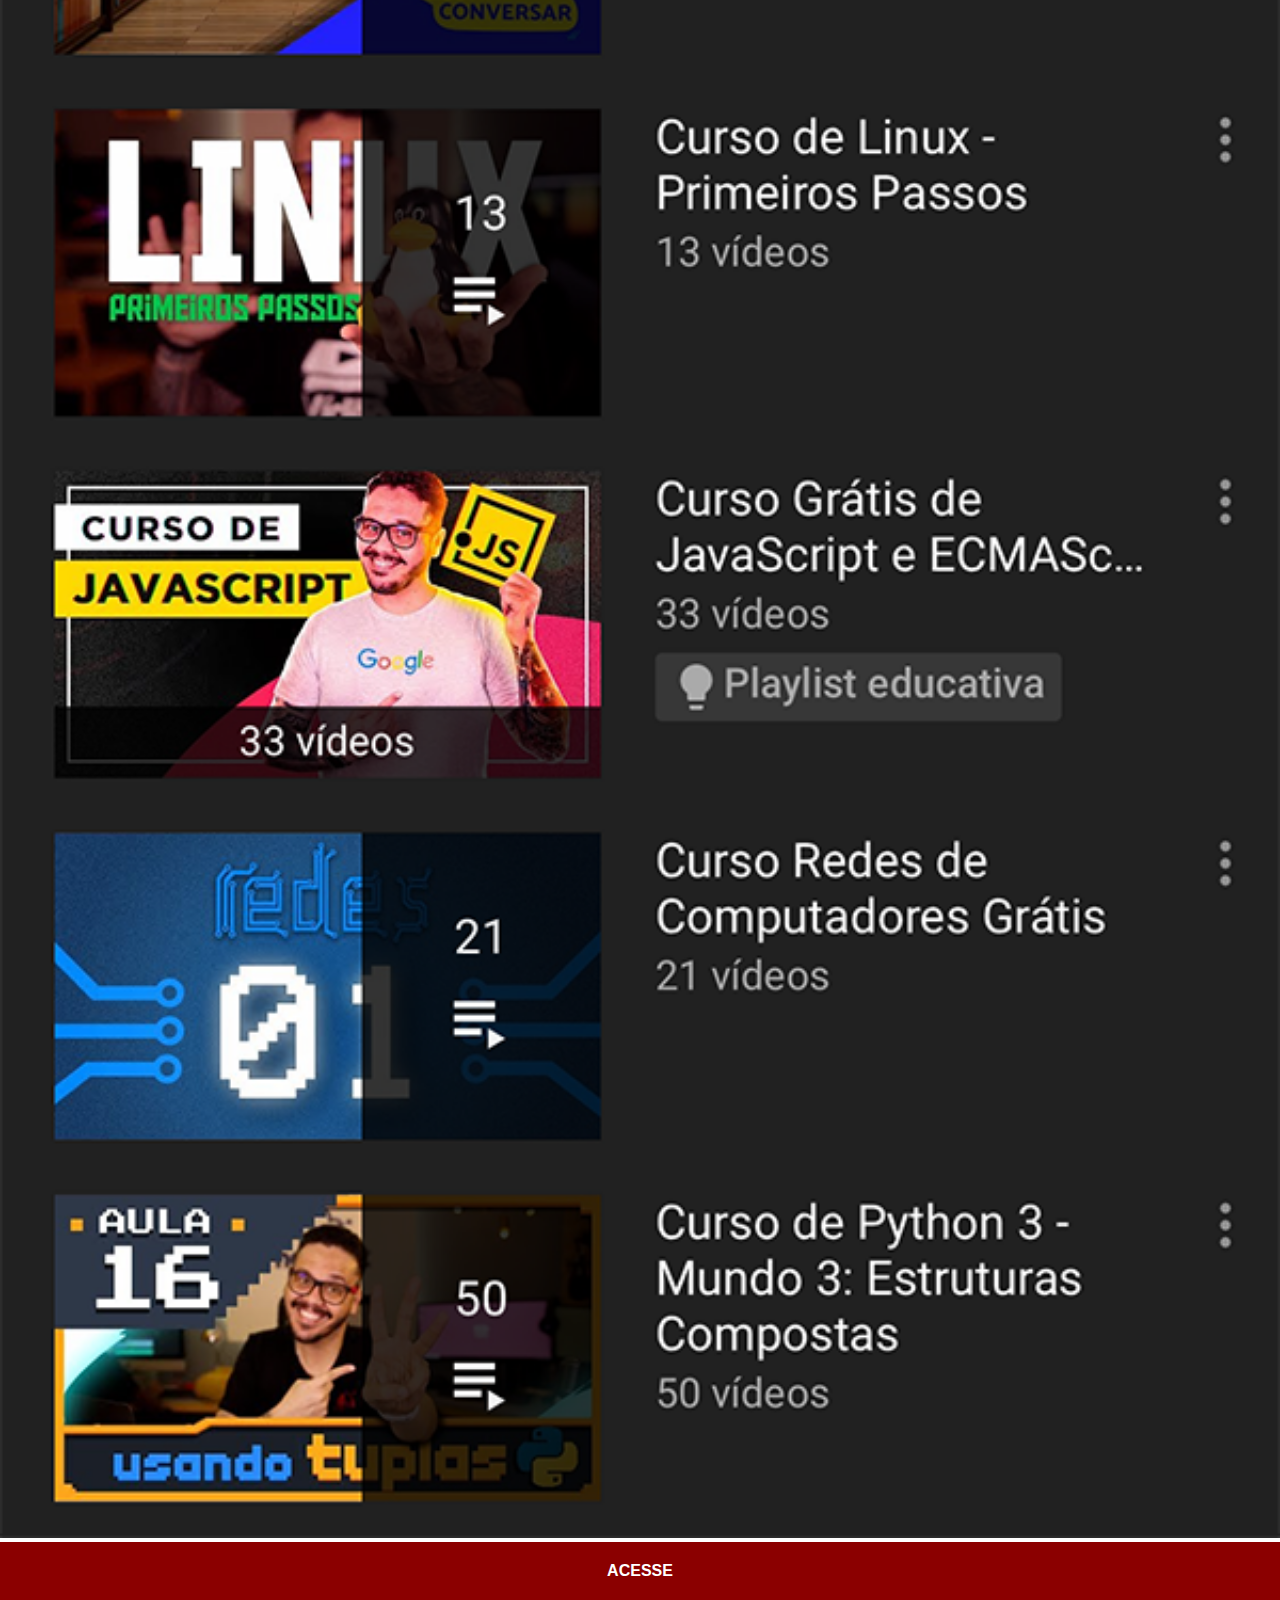
<file: youtube.html>
<!DOCTYPE html>
<html lang="pt-br">
<head>
    <meta charset="UTF-8">
    <meta name="viewport" content="width=device-width, initial-scale=1.0">
    <title>YouTube</title>
    <link rel="stylesheet" href="estilo/social.css">
</head>
<body>
    <img src="imagens/tela-youtube.png" alt="youTube">
    <a href="https://www.youtube.com/@CursoemVideo/playlists" target="_blank">ACESSE</a>
</body>
</html>
</file>
<file: estilos/style.css>
@charset = "UTF-8";

* {
margin: 0px;  
padding: 0px;
font-family: Arial, Helvetica, sans-serif;  

}

html, body {
height: 100vh;  
width: 100vw;  
background-color: black;
}

body {
background: url('../imagens/fundo-madeira.jpg') no-repeat top center;
background-size: cover;
background-attachment: fixed; 
}

main {
height: 100vh;   
position: relative;


}

section#telefone {
 position: absolute; 
 top: 50%; 
 left: 50%; 
transform: translate(-50%, -50%);

 height: 627px; 
 width: 311px; 
  
 background: url('../imagens/frame-iphone.png') no-repeat;
 
}

iframe#tela {
  position: relative;
  top: 80px;
  left: 22px;
  width:267px ;
  height: 471px;
}
section#redes-sociais {
text-align: right;    
}
 
section#redes-sociais img {
width: 50px;
margin: 10px;
border-radius: 50%;
box-shadow:2px 2px 5px rgba(0, 0, 0, 0.712) ;
box-sizing: border-box;

}

section#redes-sociais img:hover {
 border: 2px solid rgba(255, 255, 255, 0.63);
 transform: translate(-3px, -3px);
 box-shadow: 5px 5px 10px black; 
 transition: transform 0.2s, border .2s;


}
</file>
<file: estilo/social.css>
@charset "UTF-8";

* {
    margin: 0px;
    padding: 0px;
    font-family: Arial, Helvetica, sans-serif;

    }
    ::-webkit-scrollbar {
    width: 0px;  
    height: 0px; 
    }
     img {
     width: 100vw;
    }

     a {
     display: block; 
     background-color: darkred;
     color: white;
     padding: 20px;
     text-align: center;
     font-weight: bolder;
     text-decoration: none;

     }

     a:hover {
     background-color: red;  
     }
</file>
